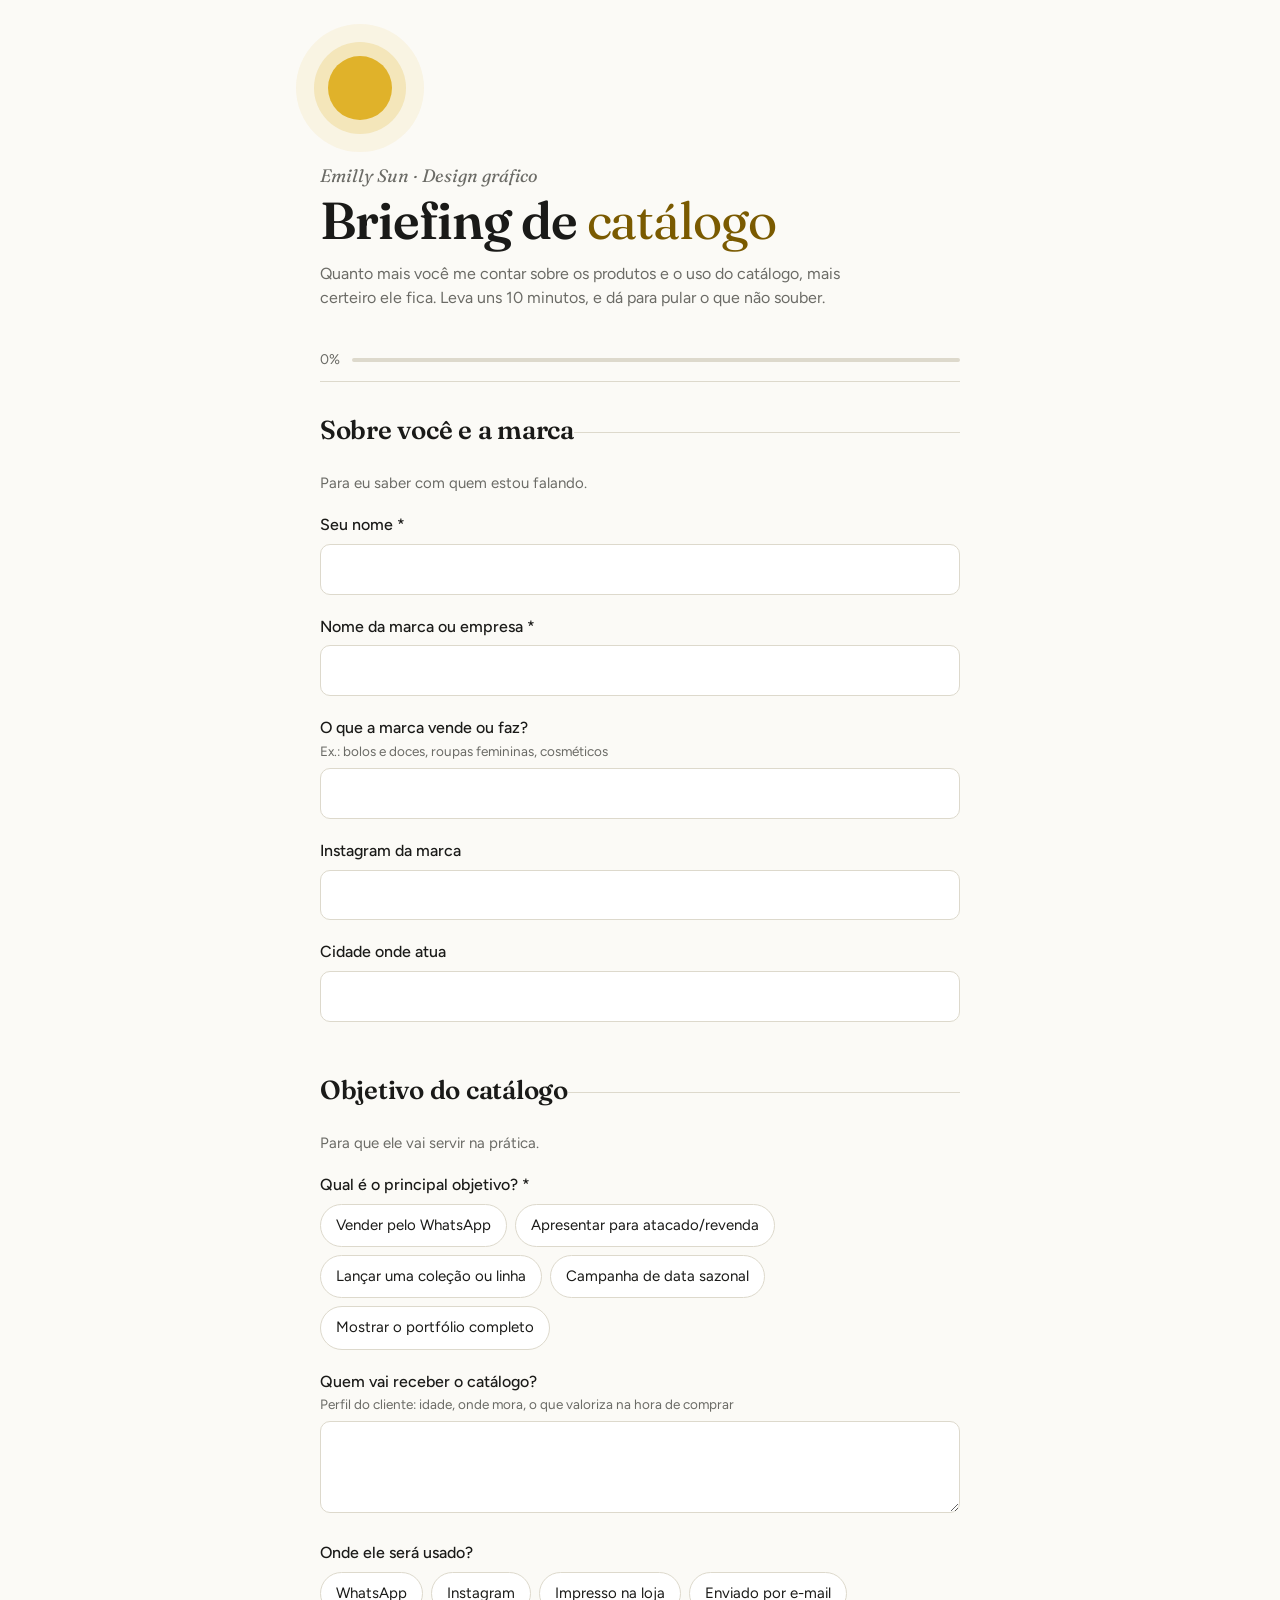
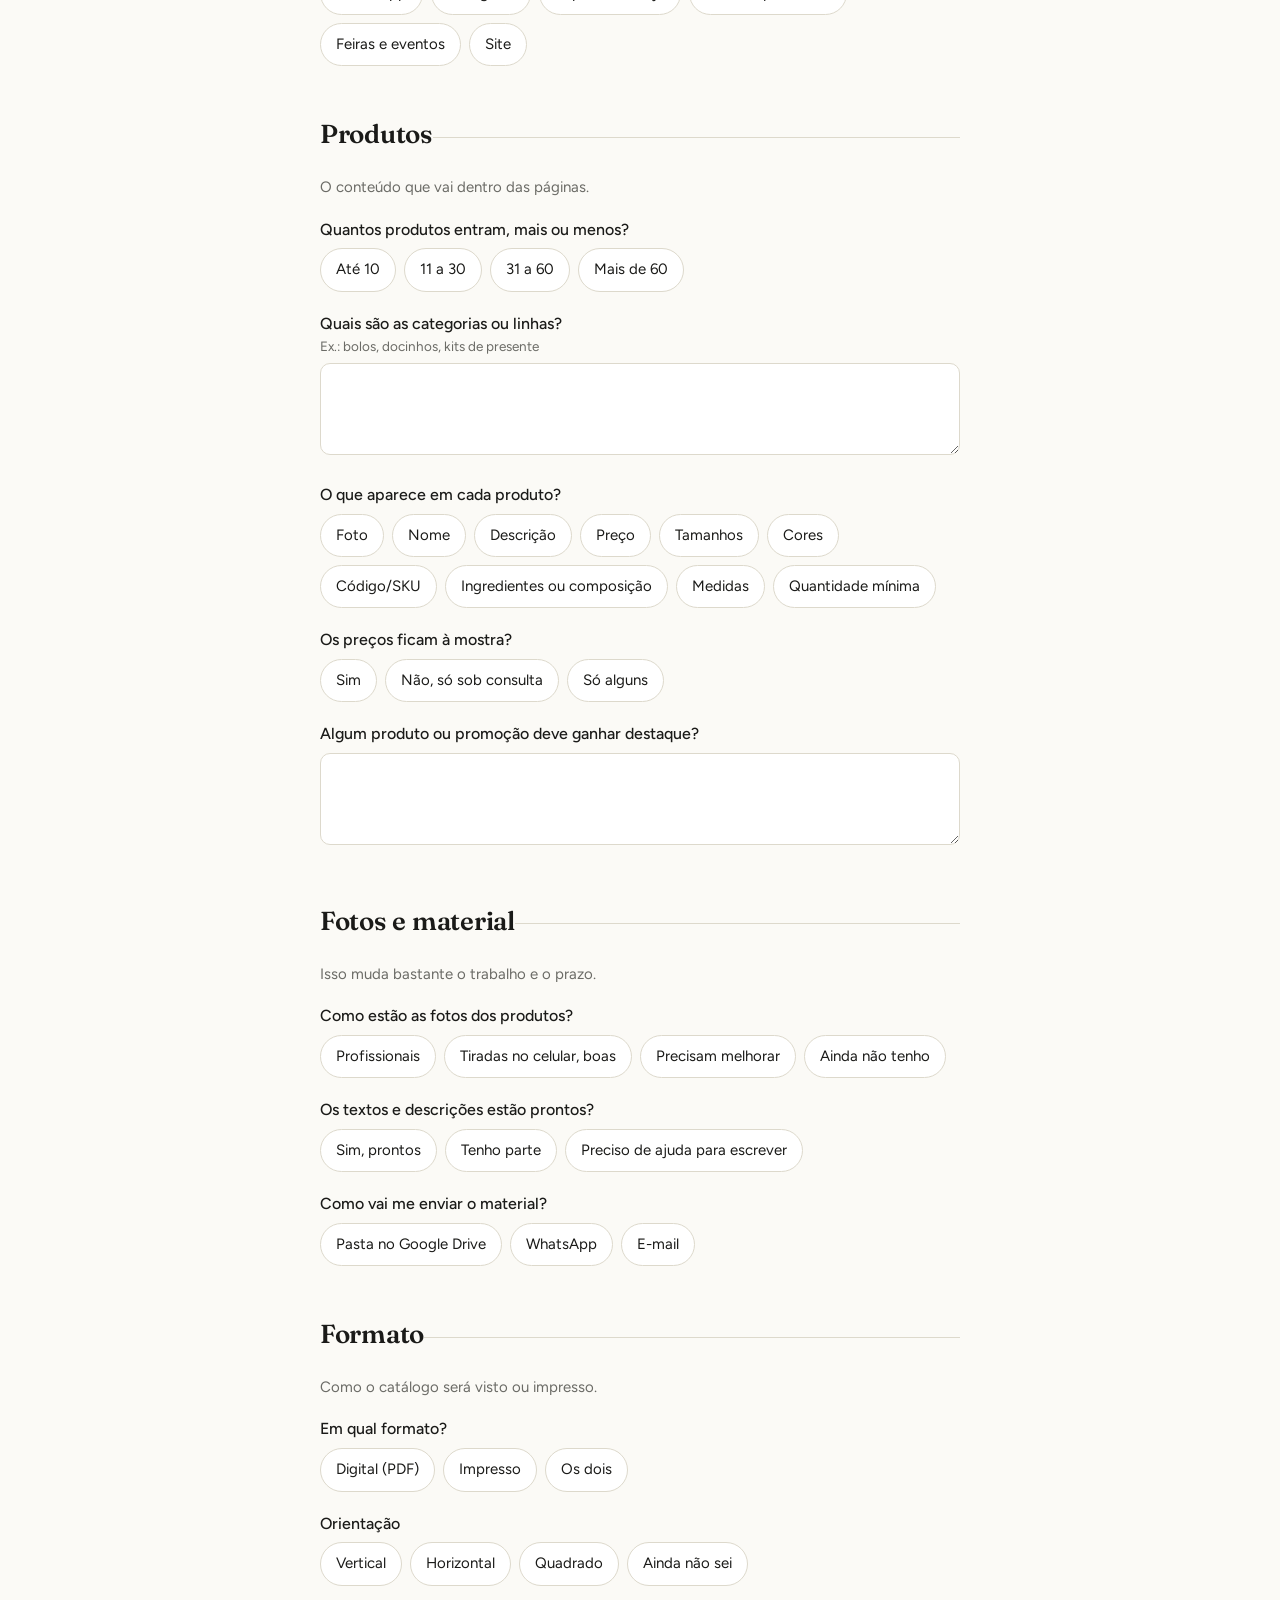
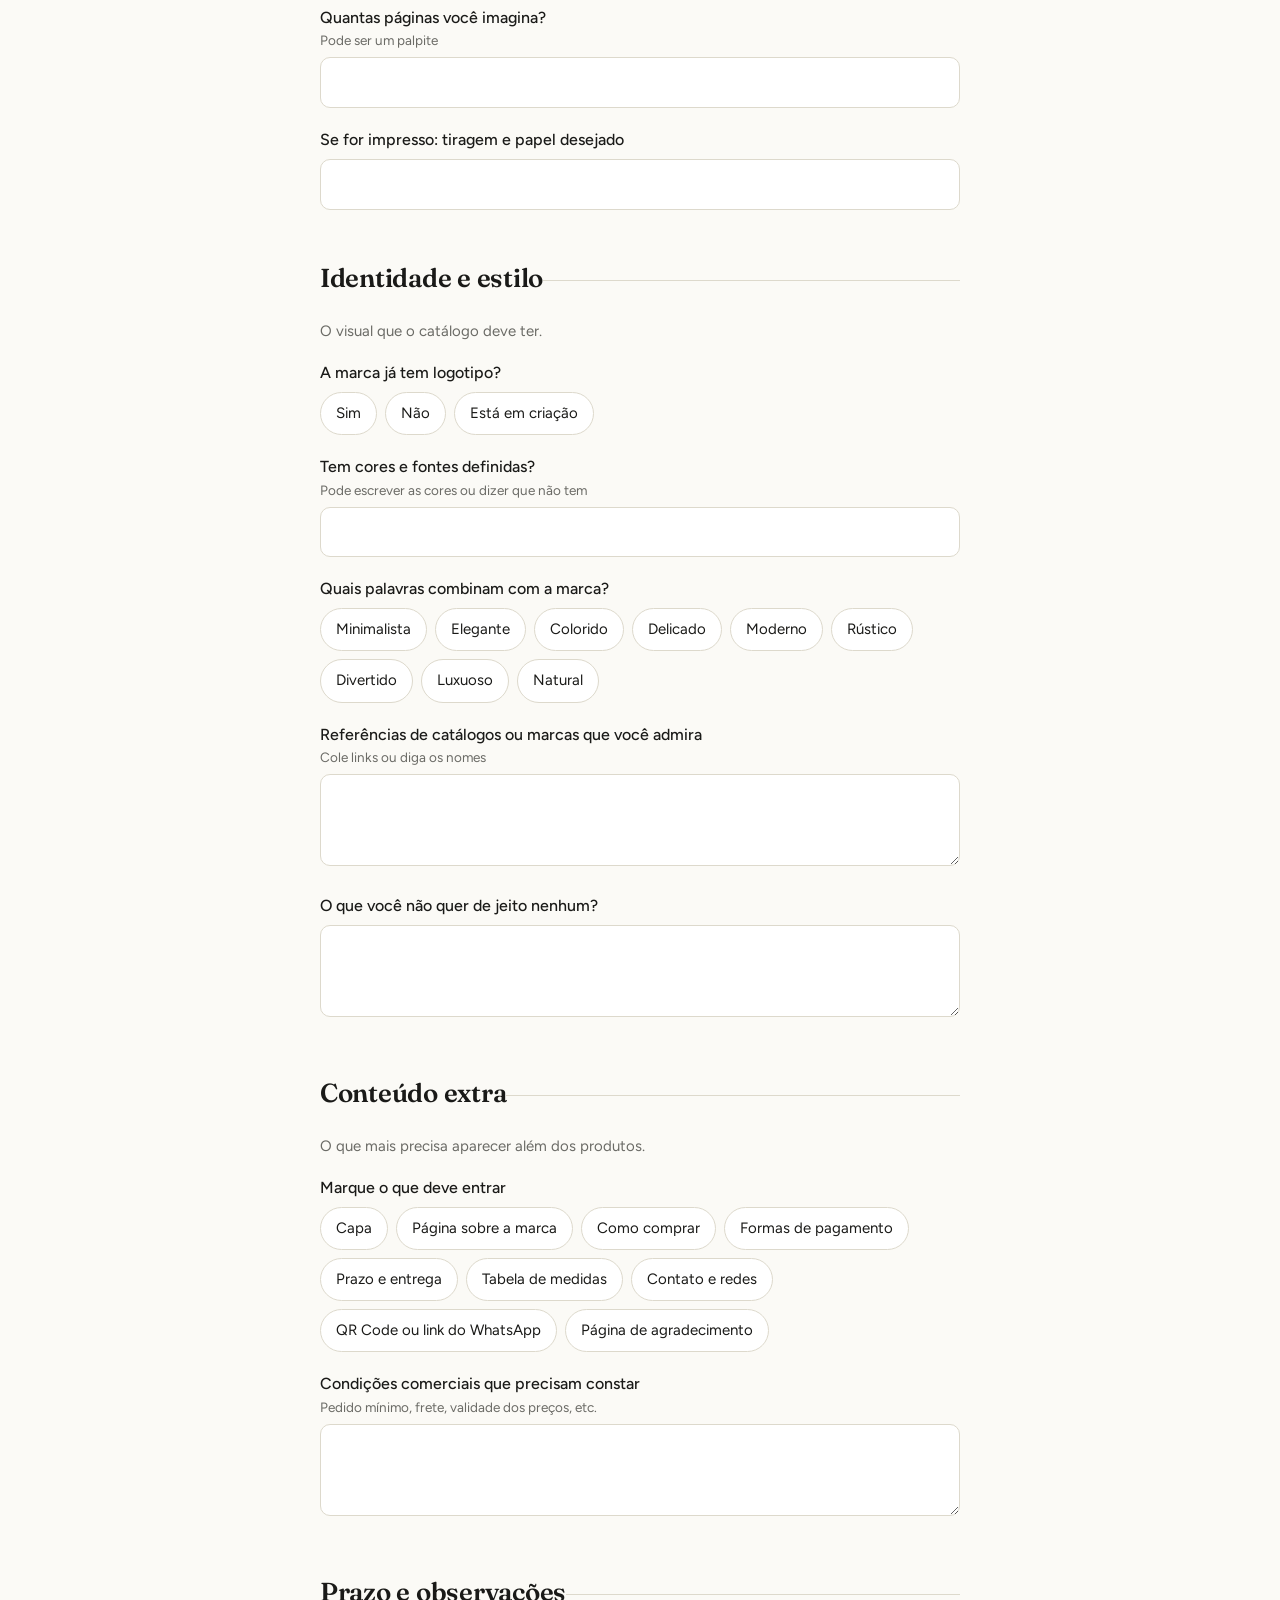
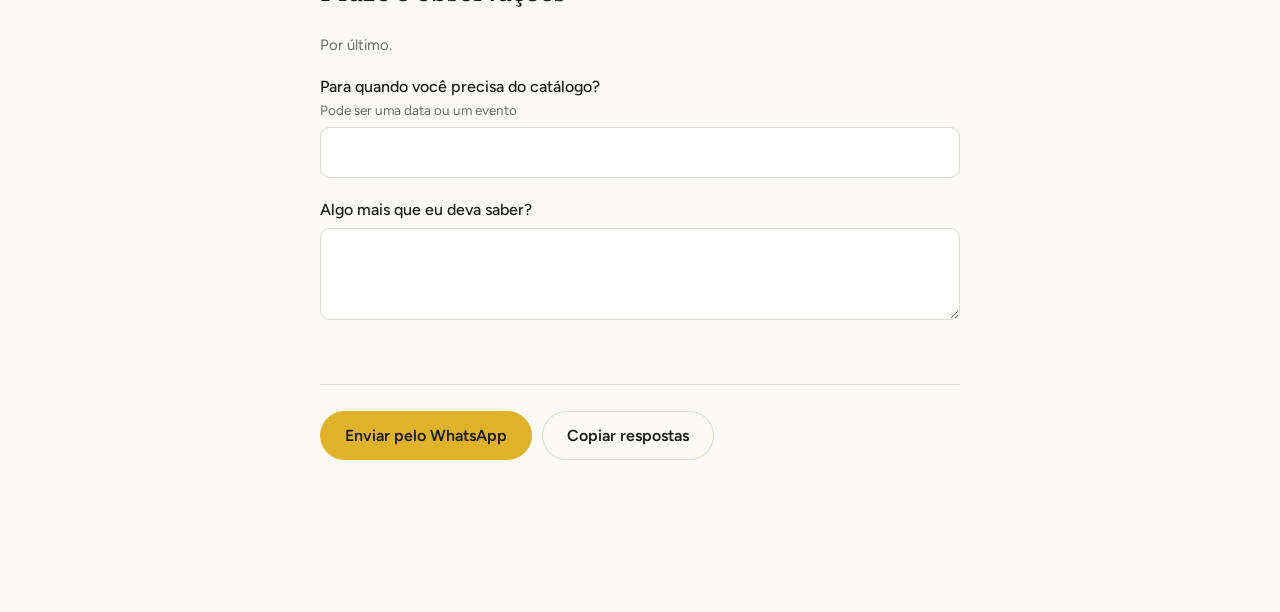
<file: briefing catalogo.html>
<!DOCTYPE html>
<html lang="pt-BR">
<head>
<meta charset="utf-8">
<meta name="viewport" content="width=device-width, initial-scale=1, viewport-fit=cover">
<title>Briefing de catálogo — Emilly Sun</title>
<link href="https://fonts.googleapis.com/css2?family=Fraunces:opsz,wght@9..144,400;9..144,600&family=Figtree:wght@400;500;600&display=swap" rel="stylesheet">
<style>
:root{--bg:#FBFAF6;--surf:#fff;--ink:#1A1A18;--mute:#6B6B66;--line:#DDD9CC;--sun:#E0B22A;--sun-ink:#7A5A00;--on-sun:#1A1A18;box-sizing:border-box;padding-top:env(safe-area-inset-top,0px);padding-bottom:env(safe-area-inset-bottom,0px)}
@media (prefers-color-scheme:dark){:root:not([data-theme="light"]){--bg:#0C0C0B;--surf:#161614;--ink:#F3F1EA;--mute:#A6A397;--line:#2E2D29;--sun-ink:#E0B22A}}
:root[data-theme="dark"]{--bg:#0C0C0B;--surf:#161614;--ink:#F3F1EA;--mute:#A6A397;--line:#2E2D29;--sun-ink:#E0B22A}
html{scroll-padding-top:env(safe-area-inset-top,0px)}
*{box-sizing:border-box}
body{margin:0;background:var(--bg);color:var(--ink);font:400 16px/1.55 Figtree,system-ui,sans-serif}
.wrap{max-width:680px;margin:0 auto;padding:0 20px 120px}
header{padding:56px 0 28px}
.sun{width:64px;height:64px;border-radius:50%;background:var(--sun);box-shadow:0 0 0 14px color-mix(in srgb,var(--sun) 22%,transparent),0 0 0 32px color-mix(in srgb,var(--sun) 9%,transparent);margin:0 0 44px 8px}
.by{font:italic 400 18px Fraunces,Georgia,serif;color:var(--mute);margin:0 0 6px}
h1{font:600 clamp(34px,8vw,52px)/1.05 Fraunces,Georgia,serif;margin:0 0 14px;letter-spacing:-.02em}
h1 span{font-weight:400;color:var(--sun-ink)}
.lead{color:var(--mute);margin:0;max-width:52ch}
.bar{position:sticky;top:env(safe-area-inset-top,0px);z-index:5;background:var(--bg);padding:10px 0;border-bottom:1px solid var(--line);display:flex;align-items:center;gap:12px;font-size:14px;color:var(--mute)}
.track{flex:1;height:4px;background:var(--line);border-radius:4px;overflow:hidden}
.fill{height:100%;width:0;background:var(--sun);transition:width .3s}
fieldset{border:0;border-top:1px solid var(--line);margin:34px 0 0;padding:22px 0 0;min-width:0}
legend{font:600 26px/1.15 Fraunces,Georgia,serif;padding:0 0 4px;letter-spacing:-.01em}
.sub{color:var(--mute);margin:0 0 18px;font-size:15px}
.f{margin:0 0 20px}
label.t,.q{display:block;font-weight:500;margin:0 0 6px}
.h{display:block;color:var(--mute);font-size:13.5px;font-weight:400}
input[type=text],textarea{width:100%;font:inherit;color:var(--ink);background:var(--surf);border:1px solid var(--line);border-radius:10px;padding:12px 14px}
textarea{min-height:92px;resize:vertical}
input:focus-visible,textarea:focus-visible,button:focus-visible,.o:has(input:focus-visible){outline:2px solid var(--sun);outline-offset:2px}
.os{display:flex;flex-wrap:wrap;gap:8px}
.o{position:relative}
.o input{position:absolute;opacity:0;inset:0;cursor:pointer;margin:0}
.o span{display:block;padding:9px 15px;border:1px solid var(--line);border-radius:999px;background:var(--surf);font-size:15px}
.o input:checked+span{background:var(--sun);border-color:var(--sun);color:var(--on-sun);font-weight:600}
.err{color:#C0392B;font-size:14px;margin:6px 0 0;display:none}
.bad .err{display:block}.bad input[type=text],.bad textarea{border-color:#C0392B}
.send{margin-top:36px;border-top:1px solid var(--line);padding-top:26px}
button{font:600 16px Figtree,system-ui,sans-serif;border-radius:999px;padding:14px 24px;cursor:pointer;border:1px solid var(--ink);background:var(--ink);color:var(--bg)}
button.go{background:var(--sun);border-color:var(--sun);color:var(--on-sun)}
button.ghost{background:transparent;color:var(--ink);border-color:var(--line)}
.row{display:flex;flex-wrap:wrap;gap:10px}
#msg{color:var(--mute);font-size:14px;margin:12px 0 0;min-height:20px}
@media (prefers-reduced-motion:reduce){.fill{transition:none}}
</style>
</head>
<body>
<div class="wrap">
<header>
  <div class="sun" aria-hidden="true"></div>
  <p class="by">Emilly Sun · Design gráfico</p>
  <h1>Briefing de <span>catálogo</span></h1>
  <p class="lead">Quanto mais você me contar sobre os produtos e o uso do catálogo, mais certeiro ele fica. Leva uns 10 minutos, e dá para pular o que não souber.</p>
</header>
<div class="bar"><span id="pc">0%</span><div class="track"><div class="fill" id="fl"></div></div></div>
<form id="form" novalidate></form>
<div class="send">
  <div class="row">
    <button type="button" class="go" id="wa">Enviar pelo WhatsApp</button>
    <button type="button" class="ghost" id="cp">Copiar respostas</button>
  </div>
  <p id="msg" role="status"></p>
</div>
</div>
<script>
var WA="5567992032259";
var S=[
{t:"Sobre você e a marca",s:"Para eu saber com quem estou falando.",f:[
 ["nome","Seu nome","text",null,"",1],
 ["marca","Nome da marca ou empresa","text",null,"",1],
 ["seg","O que a marca vende ou faz?","text",null,"Ex.: bolos e doces, roupas femininas, cosméticos"],
 ["insta","Instagram da marca","text"],
 ["cidade","Cidade onde atua","text"]]},
{t:"Objetivo do catálogo",s:"Para que ele vai servir na prática.",f:[
 ["obj","Qual é o principal objetivo?","single",["Vender pelo WhatsApp","Apresentar para atacado/revenda","Lançar uma coleção ou linha","Campanha de data sazonal","Mostrar o portfólio completo"],"",1],
 ["pub","Quem vai receber o catálogo?","area",null,"Perfil do cliente: idade, onde mora, o que valoriza na hora de comprar"],
 ["uso","Onde ele será usado?","multi",["WhatsApp","Instagram","Impresso na loja","Enviado por e-mail","Feiras e eventos","Site"]]]},
{t:"Produtos",s:"O conteúdo que vai dentro das páginas.",f:[
 ["qtd","Quantos produtos entram, mais ou menos?","single",["Até 10","11 a 30","31 a 60","Mais de 60"]],
 ["cat","Quais são as categorias ou linhas?","area",null,"Ex.: bolos, docinhos, kits de presente"],
 ["info","O que aparece em cada produto?","multi",["Foto","Nome","Descrição","Preço","Tamanhos","Cores","Código/SKU","Ingredientes ou composição","Medidas","Quantidade mínima"]],
 ["preco","Os preços ficam à mostra?","single",["Sim","Não, só sob consulta","Só alguns"]],
 ["dest","Algum produto ou promoção deve ganhar destaque?","area"]]},
{t:"Fotos e material",s:"Isso muda bastante o trabalho e o prazo.",f:[
 ["fotos","Como estão as fotos dos produtos?","single",["Profissionais","Tiradas no celular, boas","Precisam melhorar","Ainda não tenho"]],
 ["textos","Os textos e descrições estão prontos?","single",["Sim, prontos","Tenho parte","Preciso de ajuda para escrever"]],
 ["entrega","Como vai me enviar o material?","single",["Pasta no Google Drive","WhatsApp","E-mail"]]]},
{t:"Formato",s:"Como o catálogo será visto ou impresso.",f:[
 ["fmt","Em qual formato?","single",["Digital (PDF)","Impresso","Os dois"]],
 ["ori","Orientação","single",["Vertical","Horizontal","Quadrado","Ainda não sei"]],
 ["pag","Quantas páginas você imagina?","text",null,"Pode ser um palpite"],
 ["tir","Se for impresso: tiragem e papel desejado","text"]]},
{t:"Identidade e estilo",s:"O visual que o catálogo deve ter.",f:[
 ["logo","A marca já tem logotipo?","single",["Sim","Não","Está em criação"]],
 ["paleta","Tem cores e fontes definidas?","text",null,"Pode escrever as cores ou dizer que não tem"],
 ["estilo","Quais palavras combinam com a marca?","multi",["Minimalista","Elegante","Colorido","Delicado","Moderno","Rústico","Divertido","Luxuoso","Natural"]],
 ["ref","Referências de catálogos ou marcas que você admira","area",null,"Cole links ou diga os nomes"],
 ["nao","O que você não quer de jeito nenhum?","area"]]},
{t:"Conteúdo extra",s:"O que mais precisa aparecer além dos produtos.",f:[
 ["extra","Marque o que deve entrar","multi",["Capa","Página sobre a marca","Como comprar","Formas de pagamento","Prazo e entrega","Tabela de medidas","Contato e redes","QR Code ou link do WhatsApp","Página de agradecimento"]],
 ["cond","Condições comerciais que precisam constar","area",null,"Pedido mínimo, frete, validade dos preços, etc."]]},
{t:"Prazo e observações",s:"Por último.",f:[
 ["data","Para quando você precisa do catálogo?","text",null,"Pode ser uma data ou um evento"],
 ["obs","Algo mais que eu deva saber?","area"]]}
];
var form=document.getElementById("form"),all=[];
S.forEach(function(sec,si){
 var fs=document.createElement("fieldset"),h='<legend>'+sec.t+'</legend><p class="sub">'+sec.s+'</p>';
 sec.f.forEach(function(f){
  var id=f[0],ty=f[2],op=f[3],hint=f[4]?'<span class="h">'+f[4]+'</span>':'',req=f[5],r=req?' *':'';
  all.push({id:id,l:f[1],ty:ty,sec:sec.t,req:req});
  h+='<div class="f" data-id="'+id+'">';
  if(ty=="text")h+='<label class="t" for="'+id+'">'+f[1]+r+hint+'</label><input type="text" id="'+id+'" autocomplete="off">';
  else if(ty=="area")h+='<label class="t" for="'+id+'">'+f[1]+r+hint+'</label><textarea id="'+id+'"></textarea>';
  else{var k=ty=="single"?"radio":"checkbox";
   h+='<div class="q" id="q-'+id+'">'+f[1]+r+hint+'</div><div class="os" role="group" aria-labelledby="q-'+id+'">';
   op.forEach(function(o){h+='<label class="o"><input type="'+k+'" name="'+id+'" value="'+o+'"><span>'+o+'</span></label>'});
   h+='</div>';}
  h+='<p class="err">Preencha este campo para continuar.</p></div>';
 });
 fs.innerHTML=h;form.appendChild(fs);
});
function val(f){
 if(f.ty=="text"||f.ty=="area")return document.getElementById(f.id).value.trim();
 return Array.prototype.map.call(form.querySelectorAll('input[name="'+f.id+'"]:checked'),function(x){return x.value}).join(", ");
}
function prog(){
 var n=0;all.forEach(function(f){if(val(f))n++});
 var p=Math.round(n/all.length*100);
 document.getElementById("pc").textContent=p+"%";document.getElementById("fl").style.width=p+"%";
}
form.addEventListener("input",prog);form.addEventListener("change",prog);
function build(){
 var out="*BRIEFING DE CATÁLOGO*\n",cur="";
 all.forEach(function(f){var v=val(f);if(!v)return;
  if(f.sec!=cur){cur=f.sec;out+="\n*"+cur+"*\n"}
  out+="• "+f.l+": "+v+"\n"});
 return out.trim();
}
function check(){
 var ok=true,first=null;
 all.forEach(function(f){if(!f.req)return;
  var d=form.querySelector('[data-id="'+f.id+'"]'),bad=!val(f);
  d.classList.toggle("bad",bad);if(bad){ok=false;if(!first)first=d}});
 if(first)first.scrollIntoView({behavior:"smooth",block:"center"});
 return ok;
}
var msg=document.getElementById("msg");
document.getElementById("wa").onclick=function(){
 if(!check()){msg.textContent="Faltam campos obrigatórios (marcados com *).";return}
 msg.textContent="Abrindo o WhatsApp com as suas respostas.";
 window.open("https://wa.me/"+WA+"?text="+encodeURIComponent(build()),"_blank");
};
document.getElementById("cp").onclick=function(){
 var t=build();
 try{navigator.clipboard.writeText(t).then(function(){msg.textContent="Respostas copiadas."},function(){msg.textContent="Não consegui copiar. Use o botão do WhatsApp."})}
 catch(e){msg.textContent="Não consegui copiar. Use o botão do WhatsApp."}
};
</script>
</body>
</html>
</file>
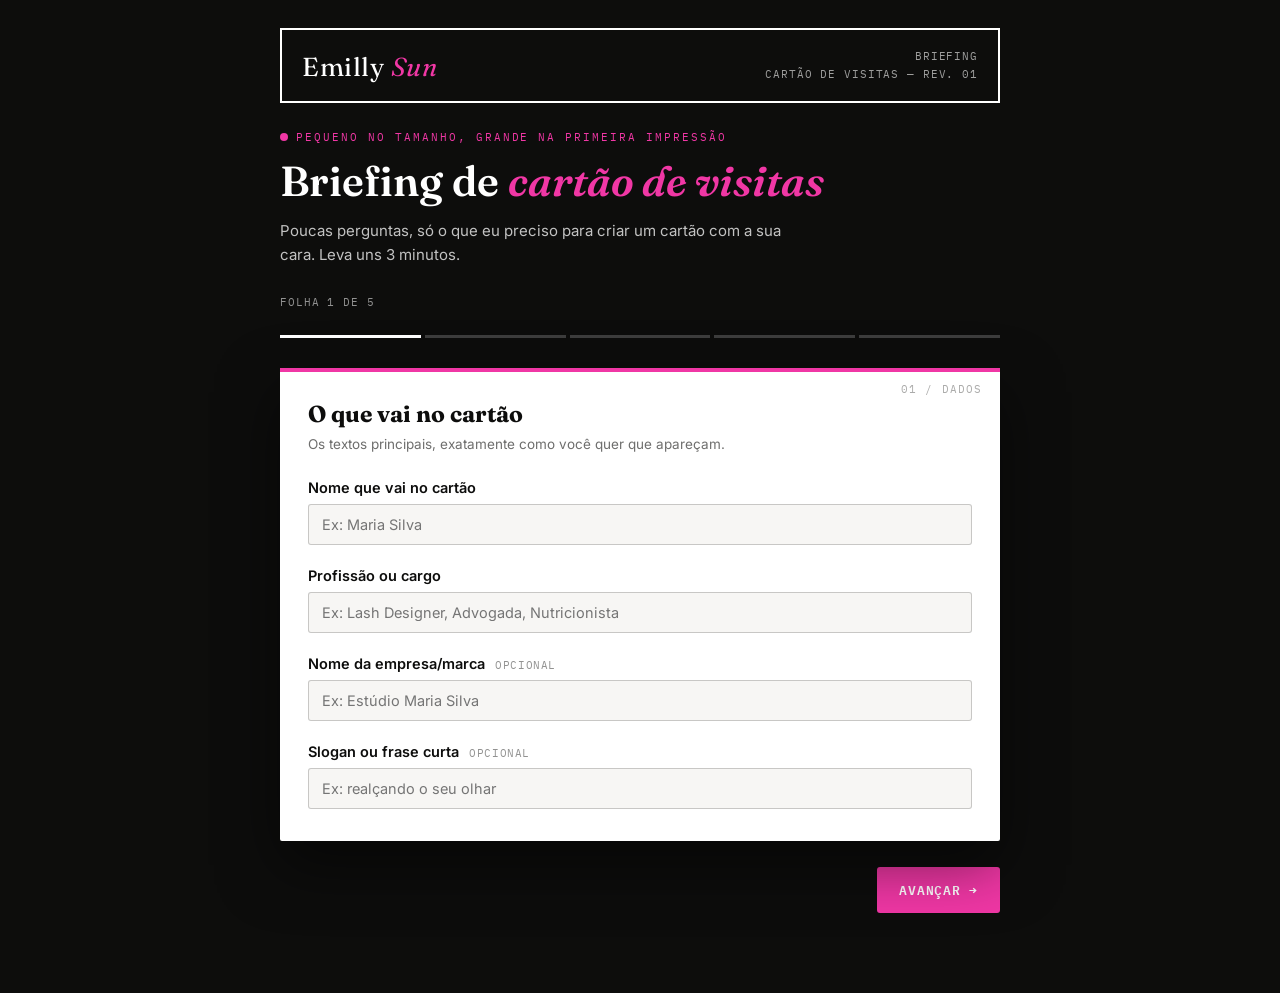
<file: briefing-cartao-de-visita.html>
<!DOCTYPE html>
<html lang="pt-BR">
<head>
<meta charset="UTF-8">
<meta name="viewport" content="width=device-width, initial-scale=1, viewport-fit=cover">
<title>Briefing — Cartão de Visitas | Emilly Sun</title>
<link rel="preconnect" href="https://fonts.googleapis.com">
<link rel="preconnect" href="https://fonts.gstatic.com" crossorigin>
<link href="https://fonts.googleapis.com/css2?family=Fraunces:opsz,wght@9..144,300;9..144,500;9..144,600;9..144,700&family=IBM+Plex+Mono:wght@400;500&family=Inter:wght@400;500;600&display=swap" rel="stylesheet">
<style>
  :root{
    --ink: #0D0D0C;
    --white: #FFFFFF;
    --paper: #F7F6F4;
    --pink: #F037A5;
    --pink-soft: #FBD3EB;
    --font-display: 'Fraunces', serif;
    --font-mono: 'IBM Plex Mono', monospace;
    --font-body: 'Inter', sans-serif;
  }
  *{box-sizing:border-box;}
  html{background:#0D0D0C;padding-top:env(safe-area-inset-top,0px);padding-bottom:env(safe-area-inset-bottom,0px);}
  body{margin:0;}
  html{scroll-behavior:smooth;}

  body{
    font-family: var(--font-body);
    background: var(--ink);
    color: var(--white);
    min-height:100vh;
  }

  .wrap{
    max-width: 760px;
    margin: 0 auto;
    padding: 28px 20px 80px;
  }

  .sheet-header{
    border: 2px solid var(--white);
    padding: 18px 20px;
    margin-bottom: 22px;
    display:flex;
    justify-content:space-between;
    align-items:flex-end;
    gap: 16px;
    flex-wrap: wrap;
  }
  .sheet-header .brand{
    font-family: var(--font-display);
    font-size: 26px;
    letter-spacing: 0.5px;
  }
  .sheet-header .brand span{ color: var(--pink); font-style: italic; }
  .sheet-meta{
    font-family: var(--font-mono);
    font-size: 11px;
    color: rgba(255,255,255,0.6);
    text-align:right;
    line-height:1.6;
    text-transform: uppercase;
    letter-spacing: 0.08em;
  }

  .title-block{ margin-bottom: 28px; }
  .eyebrow{
    display:inline-flex;
    align-items:center;
    gap:8px;
    font-family: var(--font-mono);
    font-size: 11px;
    letter-spacing: 0.18em;
    text-transform: uppercase;
    color: var(--pink);
    margin-bottom: 14px;
  }
  .eyebrow::before{
    content:'';
    width: 8px; height: 8px;
    background: var(--pink);
    border-radius: 50%;
    display:inline-block;
  }
  h1{
    font-family: var(--font-display);
    font-weight: 600;
    font-size: clamp(28px, 5vw, 42px);
    line-height: 1.1;
    margin: 0 0 12px;
  }
  h1 em{ color: var(--pink); font-style: italic; }
  .sub{
    color: rgba(255,255,255,0.75);
    font-size: 15px;
    line-height: 1.6;
    max-width: 56ch;
  }

  .ruler{ display:flex; gap: 4px; margin: 26px 0 30px; }
  .tick{
    flex:1;
    height: 3px;
    background: rgba(255,255,255,0.2);
    transition: background 0.3s ease;
  }
  .tick.done{ background: var(--pink); }
  .tick.current{ background: var(--white); }
  .ruler-label{
    font-family: var(--font-mono);
    font-size: 11px;
    color: rgba(255,255,255,0.55);
    text-transform: uppercase;
    letter-spacing: 0.08em;
    margin-bottom: 8px;
  }

  .card{
    background: var(--white);
    color: var(--ink);
    border-radius: 2px;
    padding: 32px 28px;
    position: relative;
    box-shadow: 0 24px 60px rgba(0,0,0,0.5);
  }
  .card::before{
    content: attr(data-folha);
    position: absolute;
    top: 14px; right: 18px;
    font-family: var(--font-mono);
    font-size: 11px;
    color: rgba(13,13,12,0.35);
    letter-spacing: 0.1em;
  }
  .card::after{
    content:'';
    position:absolute;
    top: 0; left: 0;
    width: 100%; height: 4px;
    background: var(--pink);
  }
  .step-title{
    font-family: var(--font-display);
    font-size: 23px;
    font-weight: 700;
    margin: 0 0 6px;
  }
  .step-hint{
    font-size: 13.5px;
    color: rgba(13,13,12,0.6);
    margin: 0 0 24px;
    line-height: 1.5;
  }

  .field{ margin-bottom: 22px; }
  .field:last-child{ margin-bottom: 0; }
  label.q{
    display:block;
    font-weight: 600;
    font-size: 14.5px;
    margin-bottom: 8px;
  }
  label.q .opt{
    font-weight: 400;
    font-family: var(--font-mono);
    font-size: 10.5px;
    color: rgba(13,13,12,0.45);
    text-transform: uppercase;
    letter-spacing: 0.06em;
    margin-left: 6px;
  }
  input[type="text"], textarea{
    width: 100%;
    font-family: var(--font-body);
    font-size: 14.5px;
    padding: 11px 13px;
    border: 1.5px solid rgba(13,13,12,0.2);
    background: var(--paper);
    border-radius: 3px;
    color: var(--ink);
    resize: vertical;
  }
  input[type="text"]:focus, textarea:focus{
    outline: none;
    border-color: var(--pink);
    box-shadow: 0 0 0 3px rgba(240,55,165,0.15);
  }
  textarea{ min-height: 78px; line-height: 1.5; }

  .pills{ display:flex; flex-wrap: wrap; gap: 8px; }
  .pill{
    font-family: var(--font-mono);
    font-size: 12.5px;
    padding: 9px 14px;
    border: 1.5px solid rgba(13,13,12,0.25);
    border-radius: 999px;
    cursor: pointer;
    user-select: none;
    background: var(--paper);
    transition: all 0.15s ease;
  }
  .pill:hover{ border-color: var(--ink); }
  .pill.selected{
    background: var(--ink);
    color: var(--pink-soft);
    border-color: var(--ink);
  }
  .pill.accent.selected{
    background: var(--pink);
    color: var(--white);
    border-color: var(--pink);
  }

  .nav{
    display:flex;
    justify-content: space-between;
    align-items:center;
    margin-top: 26px;
  }
  button{
    font-family: var(--font-mono);
    font-size: 12.5px;
    letter-spacing: 0.06em;
    text-transform: uppercase;
    padding: 12px 22px;
    border-radius: 3px;
    border: none;
    cursor: pointer;
    transition: transform 0.12s ease, opacity 0.12s ease;
  }
  button:active{ transform: scale(0.97); }
  .btn-next{ background: var(--pink); color: var(--white); font-weight: 600; }
  .btn-next:hover{ opacity: 0.88; }
  .btn-back{ background: transparent; color: rgba(255,255,255,0.7); border: 1.5px solid rgba(255,255,255,0.35); }
  .btn-back:hover{ color: var(--white); border-color: rgba(255,255,255,0.6); }
  .btn-back[disabled]{ opacity: 0; pointer-events: none; }

  .summary h2{
    font-family: var(--font-display);
    font-size: 24px;
    margin: 0 0 4px;
  }
  .summary .ok-tag{
    display:inline-flex;
    align-items:center;
    gap:6px;
    font-family: var(--font-mono);
    font-size: 11px;
    color: var(--pink);
    text-transform: uppercase;
    letter-spacing: 0.08em;
    margin-bottom: 18px;
  }
  .summary-block{
    background: var(--paper);
    border: 1px dashed rgba(13,13,12,0.3);
    border-radius: 3px;
    padding: 16px 18px;
    font-family: var(--font-mono);
    font-size: 12.5px;
    line-height: 1.7;
    white-space: pre-wrap;
    max-height: 340px;
    overflow-y: auto;
    color: rgba(13,13,12,0.85);
  }
  .summary-actions{ display:flex; gap: 10px; margin-top: 18px; flex-wrap: wrap; }
  .btn-copy{ background: var(--ink); color: var(--pink-soft); }
  .btn-copy:hover{ opacity: 0.9; }
  .btn-wa{ background: var(--pink); color: var(--white); font-weight: 600; }
  .btn-wa:hover{ opacity: 0.88; }
  .copied-msg{
    font-family: var(--font-mono);
    font-size: 11.5px;
    color: var(--pink);
    margin-top: 10px;
    opacity: 0;
    transition: opacity 0.2s ease;
  }
  .copied-msg.show{ opacity: 1; }

  @media (max-width: 480px){
    .card{ padding: 24px 18px; }
    .sheet-header{ padding: 14px; }
  }
</style>
</head>
<body>

<div class="wrap">

  <div class="sheet-header">
    <div class="brand">Emilly <span>Sun</span></div>
    <div class="sheet-meta">Briefing<br>Cartão de Visitas — Rev. 01</div>
  </div>

  <div class="title-block">
    <div class="eyebrow">Pequeno no tamanho, grande na primeira impressão</div>
    <h1>Briefing de <em>cartão de visitas</em></h1>
    <p class="sub">Poucas perguntas, só o que eu preciso para criar um cartão com a sua cara. Leva uns 3 minutos.</p>
  </div>

  <div class="ruler-label" id="rulerLabel">Folha 1 de 5</div>
  <div class="ruler" id="ruler"></div>

  <form id="briefForm">

    <!-- FOLHA 1 — DADOS -->
    <div class="card step" data-folha="01 / DADOS" data-step="0">
      <div class="step-title">O que vai no cartão</div>
      <p class="step-hint">Os textos principais, exatamente como você quer que apareçam.</p>

      <div class="field">
        <label class="q">Nome que vai no cartão</label>
        <input type="text" name="nome" placeholder="Ex: Maria Silva">
      </div>

      <div class="field">
        <label class="q">Profissão ou cargo</label>
        <input type="text" name="cargo" placeholder="Ex: Lash Designer, Advogada, Nutricionista">
      </div>

      <div class="field">
        <label class="q">Nome da empresa/marca <span class="opt">opcional</span></label>
        <input type="text" name="empresa" placeholder="Ex: Estúdio Maria Silva">
      </div>

      <div class="field">
        <label class="q">Slogan ou frase curta <span class="opt">opcional</span></label>
        <input type="text" name="slogan" placeholder="Ex: realçando o seu olhar">
      </div>
    </div>

    <!-- FOLHA 2 — CONTATO -->
    <div class="card step" data-folha="02 / CONTATO" data-step="1" style="display:none">
      <div class="step-title">Informações de contato</div>
      <p class="step-hint">Coloque só o que você quer que o cliente use de verdade.</p>

      <div class="field">
        <label class="q">WhatsApp / telefone</label>
        <input type="text" name="telefone" placeholder="Ex: (17) 99999-9999">
      </div>

      <div class="field">
        <label class="q">E-mail <span class="opt">opcional</span></label>
        <input type="text" name="email" placeholder="Ex: contato@seudominio.com.br">
      </div>

      <div class="field">
        <label class="q">Instagram e/ou site <span class="opt">opcional</span></label>
        <input type="text" name="redes" placeholder="Ex: @seuperfil · www.seusite.com.br">
      </div>

      <div class="field">
        <label class="q">Endereço <span class="opt">só se atende em local físico</span></label>
        <input type="text" name="endereco" placeholder="Ex: Rua das Flores, 123 — Centro, Rio Preto/SP">
      </div>

      <div class="field">
        <label class="q">Quer um QR Code no cartão?</label>
        <div class="pills" data-name="qrcode">
          <div class="pill">Sim, para o WhatsApp</div>
          <div class="pill">Sim, para o Instagram</div>
          <div class="pill">Sim, para o site</div>
          <div class="pill">Não precisa</div>
        </div>
      </div>
    </div>

    <!-- FOLHA 3 — VISUAL -->
    <div class="card step" data-folha="03 / VISUAL" data-step="2" style="display:none">
      <div class="step-title">Visual do cartão</div>
      <p class="step-hint">Para eu acertar o estilo logo de primeira.</p>

      <div class="field">
        <label class="q">Você já tem logo ou identidade visual?</label>
        <div class="pills" data-name="logo">
          <div class="pill">Tenho logo e cores definidas</div>
          <div class="pill">Tenho só o logo</div>
          <div class="pill">Ainda não tenho nada</div>
        </div>
      </div>

      <div class="field">
        <label class="q">Estilo que combina com você <span class="opt">até 2</span></label>
        <div class="pills" data-name="estilo" data-max="2">
          <div class="pill">Minimalista</div>
          <div class="pill">Elegante / premium</div>
          <div class="pill">Divertido / colorido</div>
          <div class="pill">Moderno / ousado</div>
          <div class="pill">Delicado / feminino</div>
          <div class="pill">Clássico / sóbrio</div>
        </div>
      </div>

      <div class="field">
        <label class="q">Cores que gostaria de usar — ou EVITAR</label>
        <input type="text" name="cores" placeholder="Ex: tons de verde e dourado, evitar vermelho">
      </div>

      <div class="field">
        <label class="q">Tem algum cartão ou marca que você admira? <span class="opt">opcional</span></label>
        <input type="text" name="referencia" placeholder="Ex: gosto de cartões simples, só com tipografia">
      </div>
    </div>

    <!-- FOLHA 4 — FORMATO E PRAZO -->
    <div class="card step" data-folha="04 / FORMATO" data-step="3" style="display:none">
      <div class="step-title">Formato e prazo</div>
      <p class="step-hint">Últimos detalhes para fechar o projeto.</p>

      <div class="field">
        <label class="q">Como será usado?</label>
        <div class="pills" data-name="uso">
          <div class="pill">Impresso</div>
          <div class="pill">Digital (enviar pelo WhatsApp)</div>
          <div class="pill">Os dois</div>
        </div>
      </div>

      <div class="field">
        <label class="q">Formato</label>
        <div class="pills" data-name="formato">
          <div class="pill">Horizontal (o clássico)</div>
          <div class="pill">Vertical</div>
          <div class="pill">Quadrado</div>
          <div class="pill">Não sei, me indique</div>
        </div>
      </div>

      <div class="field">
        <label class="q">Frente e verso?</label>
        <div class="pills" data-name="faces">
          <div class="pill">Só frente</div>
          <div class="pill">Frente e verso</div>
        </div>
      </div>

      <div class="field">
        <label class="q">Prazo desejado <span class="opt">opcional</span></label>
        <input type="text" name="prazo" placeholder="Ex: sem urgência / preciso até o dia 20">
      </div>

      <div class="field">
        <label class="q">Seu nome e melhor contato <span class="opt">para eu te responder</span></label>
        <input type="text" name="contato" placeholder="Ex: Maria Silva — (17) 99999-9999">
      </div>
    </div>

    <!-- FOLHA 5 — RESUMO -->
    <div class="card step summary" data-folha="05 / RESUMO" data-step="4" style="display:none">
      <div class="ok-tag">● Briefing concluído</div>
      <h2>Confira e envie</h2>
      <p class="step-hint">Confira suas respostas e toque em enviar: o WhatsApp abre com tudo preenchido, é só confirmar o envio para eu começar a criar o seu cartão.</p>
      <div class="summary-block" id="summaryText"></div>
      <div class="summary-actions">
        <button type="button" class="btn-wa" id="waBtn">Enviar por WhatsApp →</button>
        <button type="button" class="btn-copy" id="copyBtn">Copiar respostas</button>
      </div>
      <div class="copied-msg" id="copiedMsg">✓ Copiado! Agora é só colar na conversa comigo.</div>
    </div>

    <div class="nav" id="navRow">
      <button type="button" class="btn-back" id="backBtn">← Voltar</button>
      <button type="button" class="btn-next" id="nextBtn">Avançar →</button>
    </div>

  </form>

</div>

<script>
(function(){
  // Número do WhatsApp (somente dígitos, com 55 + DDD)
  var WHATSAPP = "5567992032259";
  var steps = Array.from(document.querySelectorAll('.step'));
  var total = steps.length;
  var current = 0;

  var ruler = document.getElementById('ruler');
  for(var i=0;i<total;i++){
    var t = document.createElement('div');
    t.className = 'tick';
    ruler.appendChild(t);
  }
  var ticks = Array.from(ruler.children);

  var rulerLabel = document.getElementById('rulerLabel');
  var backBtn = document.getElementById('backBtn');
  var nextBtn = document.getElementById('nextBtn');
  var navRow = document.getElementById('navRow');

  var pillState = {};

  document.querySelectorAll('.pills').forEach(function(group){
    var name = group.getAttribute('data-name');
    var max = parseInt(group.getAttribute('data-max') || '1', 10);
    var hasMax = group.hasAttribute('data-max');
    pillState[name] = new Set();
    var pills = Array.from(group.children);
    pills.forEach(function(pill){
      pill.classList.add('accent');
      pill.addEventListener('click', function(){
        var label = pill.textContent;
        if(!hasMax){
          pills.forEach(function(p){ p.classList.remove('selected'); });
          pillState[name].clear();
          pill.classList.add('selected');
          pillState[name].add(label);
        } else if(pill.classList.contains('selected')){
          pill.classList.remove('selected');
          pillState[name].delete(label);
        } else {
          if(pillState[name].size >= max){ return; }
          pill.classList.add('selected');
          pillState[name].add(label);
        }
      });
    });
  });

  function showStep(idx){
    steps.forEach(function(s, i){ s.style.display = (i===idx) ? 'block' : 'none'; });
    rulerLabel.textContent = 'Folha ' + (idx+1) + ' de ' + total;
    ticks.forEach(function(t, i){
      t.classList.toggle('done', i < idx);
      t.classList.toggle('current', i === idx);
    });
    backBtn.disabled = (idx === 0);
    if(idx === total - 1){
      navRow.style.display = 'none';
      buildSummary();
    } else {
      navRow.style.display = 'flex';
      nextBtn.textContent = (idx === total - 2) ? 'Concluir →' : 'Avançar →';
    }
    window.scrollTo({top:0, behavior:'smooth'});
  }

  nextBtn.addEventListener('click', function(){
    if(current < total - 1){ current++; showStep(current); }
  });
  backBtn.addEventListener('click', function(){
    if(current > 0){ current--; showStep(current); }
  });

  var fieldMap = {
    nome: 'Nome no cartão',
    cargo: 'Profissão/cargo',
    empresa: 'Empresa/marca',
    slogan: 'Slogan',
    telefone: 'WhatsApp/telefone',
    email: 'E-mail',
    redes: 'Instagram/site',
    endereco: 'Endereço',
    cores: 'Cores desejadas/evitar',
    referencia: 'Referência',
    prazo: 'Prazo desejado',
    contato: 'Nome e contato'
  };
  var pillMap = {
    qrcode: 'QR Code',
    logo: 'Logo/identidade',
    estilo: 'Estilo visual',
    uso: 'Uso',
    formato: 'Formato',
    faces: 'Frente e verso'
  };

  function buildSummary(){
    var lines = [];
    lines.push('BRIEFING — CARTÃO DE VISITAS');
    lines.push('Emilly Sun · ' + new Date().toLocaleDateString('pt-BR'));
    lines.push('————————————————————');

    document.querySelectorAll('input[type="text"], textarea').forEach(function(el){
      var val = el.value.trim();
      if(val){ lines.push((fieldMap[el.name] || el.name) + ': ' + val); }
    });

    Object.keys(pillState).forEach(function(name){
      var vals = Array.from(pillState[name]);
      if(vals.length){ lines.push((pillMap[name] || name) + ': ' + vals.join(', ')); }
    });

    document.getElementById('summaryText').textContent = lines.join('\n');
  }

  document.getElementById('copyBtn').addEventListener('click', function(){
    var text = document.getElementById('summaryText').textContent;
    function ok(){
      var msg = document.getElementById('copiedMsg');
      msg.classList.add('show');
      setTimeout(function(){ msg.classList.remove('show'); }, 3000);
    }
    function fallback(){
      var ta = document.createElement('textarea');
      ta.value = text; ta.style.position='fixed'; ta.style.opacity='0';
      document.body.appendChild(ta); ta.select();
      try{ document.execCommand('copy'); ok(); }catch(e){}
      document.body.removeChild(ta);
    }
    if(navigator.clipboard && navigator.clipboard.writeText){
      navigator.clipboard.writeText(text).then(ok, fallback);
    } else { fallback(); }
  });

  document.getElementById('waBtn').addEventListener('click', function(){
    var text = document.getElementById('summaryText').textContent;
    window.open('https://wa.me/' + WHATSAPP + '?text=' + encodeURIComponent(text), '_blank');
  });

  showStep(0);
})();
</script>

</body>
</html>
</file>
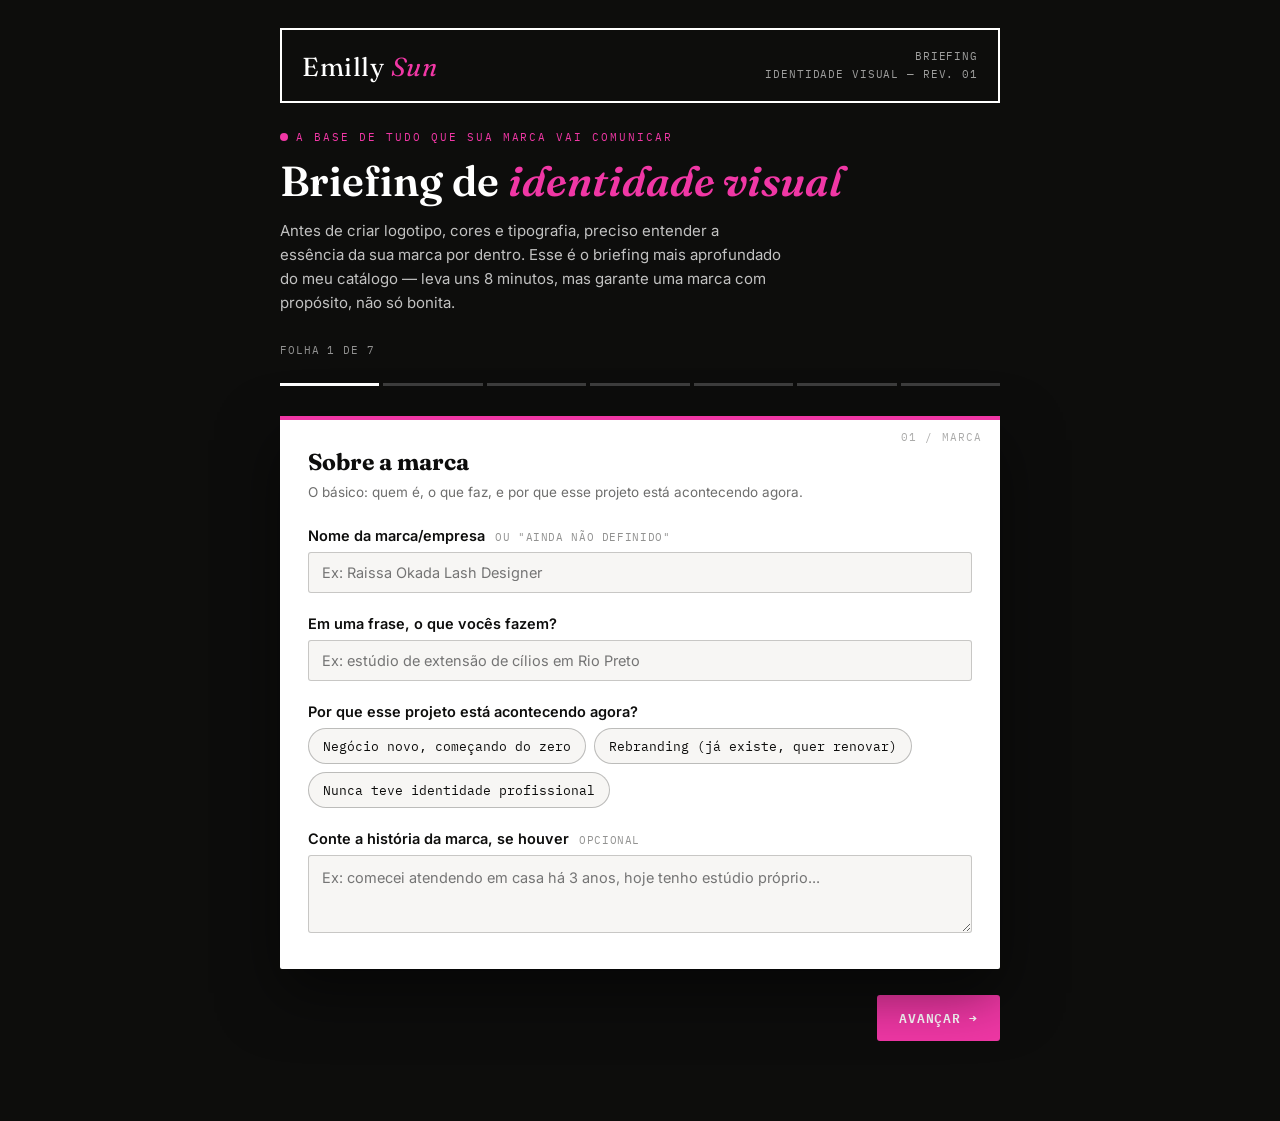
<file: briefing-identidade-visual.html>
<!DOCTYPE html>
<html lang="pt-BR">
<head>
<meta charset="UTF-8">
<meta name="viewport" content="width=device-width, initial-scale=1, viewport-fit=cover">
<title>Briefing — Identidade Visual | Emilly Sun</title>
<link rel="preconnect" href="https://fonts.googleapis.com">
<link rel="preconnect" href="https://fonts.gstatic.com" crossorigin>
<link href="https://fonts.googleapis.com/css2?family=Fraunces:opsz,wght@9..144,300;9..144,500;9..144,600;9..144,700&family=IBM+Plex+Mono:wght@400;500&family=Inter:wght@400;500;600&display=swap" rel="stylesheet">
<style>
  :root{
    --ink: #0D0D0C;
    --white: #FFFFFF;
    --paper: #F7F6F4;
    --pink: #F037A5;
    --pink-soft: #FBD3EB;
    --font-display: 'Fraunces', serif;
    --font-mono: 'IBM Plex Mono', monospace;
    --font-body: 'Inter', sans-serif;
  }
  *{box-sizing:border-box;}
  html{background:#0D0D0C;padding-top:env(safe-area-inset-top,0px);padding-bottom:env(safe-area-inset-bottom,0px);}
  body{margin:0;}
  html{scroll-behavior:smooth;}

  body{
    font-family: var(--font-body);
    background: var(--ink);
    color: var(--white);
    min-height:100vh;
  }

  .wrap{
    max-width: 760px;
    margin: 0 auto;
    padding: 28px 20px 80px;
  }

  .sheet-header{
    border: 2px solid var(--white);
    padding: 18px 20px;
    margin-bottom: 22px;
    display:flex;
    justify-content:space-between;
    align-items:flex-end;
    gap: 16px;
    flex-wrap: wrap;
  }
  .sheet-header .brand{
    font-family: var(--font-display);
    font-size: 26px;
    letter-spacing: 0.5px;
  }
  .sheet-header .brand span{ color: var(--pink); font-style: italic; }
  .sheet-meta{
    font-family: var(--font-mono);
    font-size: 11px;
    color: rgba(255,255,255,0.6);
    text-align:right;
    line-height:1.6;
    text-transform: uppercase;
    letter-spacing: 0.08em;
  }

  .title-block{ margin-bottom: 28px; }
  .eyebrow{
    display:inline-flex;
    align-items:center;
    gap:8px;
    font-family: var(--font-mono);
    font-size: 11px;
    letter-spacing: 0.18em;
    text-transform: uppercase;
    color: var(--pink);
    margin-bottom: 14px;
  }
  .eyebrow::before{
    content:'';
    width: 8px; height: 8px;
    background: var(--pink);
    border-radius: 50%;
    display:inline-block;
  }
  h1{
    font-family: var(--font-display);
    font-weight: 600;
    font-size: clamp(28px, 5vw, 42px);
    line-height: 1.1;
    margin: 0 0 12px;
  }
  h1 em{ color: var(--pink); font-style: italic; }
  .sub{
    color: rgba(255,255,255,0.75);
    font-size: 15px;
    line-height: 1.6;
    max-width: 56ch;
  }

  .ruler{ display:flex; gap: 4px; margin: 26px 0 30px; }
  .tick{
    flex:1;
    height: 3px;
    background: rgba(255,255,255,0.2);
    transition: background 0.3s ease;
  }
  .tick.done{ background: var(--pink); }
  .tick.current{ background: var(--white); }
  .ruler-label{
    font-family: var(--font-mono);
    font-size: 11px;
    color: rgba(255,255,255,0.55);
    text-transform: uppercase;
    letter-spacing: 0.08em;
    margin-bottom: 8px;
  }

  .card{
    background: var(--white);
    color: var(--ink);
    border-radius: 2px;
    padding: 32px 28px;
    position: relative;
    box-shadow: 0 24px 60px rgba(0,0,0,0.5);
  }
  .card::before{
    content: attr(data-folha);
    position: absolute;
    top: 14px; right: 18px;
    font-family: var(--font-mono);
    font-size: 11px;
    color: rgba(13,13,12,0.35);
    letter-spacing: 0.1em;
  }
  .card::after{
    content:'';
    position:absolute;
    top: 0; left: 0;
    width: 100%; height: 4px;
    background: var(--pink);
  }
  .step-title{
    font-family: var(--font-display);
    font-size: 23px;
    font-weight: 700;
    margin: 0 0 6px;
  }
  .step-hint{
    font-size: 13.5px;
    color: rgba(13,13,12,0.6);
    margin: 0 0 24px;
    line-height: 1.5;
  }

  .field{ margin-bottom: 22px; }
  .field:last-child{ margin-bottom: 0; }
  label.q{
    display:block;
    font-weight: 600;
    font-size: 14.5px;
    margin-bottom: 8px;
  }
  label.q .opt{
    font-weight: 400;
    font-family: var(--font-mono);
    font-size: 10.5px;
    color: rgba(13,13,12,0.45);
    text-transform: uppercase;
    letter-spacing: 0.06em;
    margin-left: 6px;
  }
  input[type="text"], textarea{
    width: 100%;
    font-family: var(--font-body);
    font-size: 14.5px;
    padding: 11px 13px;
    border: 1.5px solid rgba(13,13,12,0.2);
    background: var(--paper);
    border-radius: 3px;
    color: var(--ink);
    resize: vertical;
  }
  input[type="text"]:focus, textarea:focus{
    outline: none;
    border-color: var(--pink);
    box-shadow: 0 0 0 3px rgba(240,55,165,0.15);
  }
  textarea{ min-height: 78px; line-height: 1.5; }

  .pills{ display:flex; flex-wrap: wrap; gap: 8px; }
  .pill{
    font-family: var(--font-mono);
    font-size: 12.5px;
    padding: 9px 14px;
    border: 1.5px solid rgba(13,13,12,0.25);
    border-radius: 999px;
    cursor: pointer;
    user-select: none;
    background: var(--paper);
    transition: all 0.15s ease;
  }
  .pill:hover{ border-color: var(--ink); }
  .pill.selected{
    background: var(--ink);
    color: var(--pink-soft);
    border-color: var(--ink);
  }
  .pill.accent.selected{
    background: var(--pink);
    color: var(--white);
    border-color: var(--pink);
  }

  .nav{
    display:flex;
    justify-content: space-between;
    align-items:center;
    margin-top: 26px;
  }
  button{
    font-family: var(--font-mono);
    font-size: 12.5px;
    letter-spacing: 0.06em;
    text-transform: uppercase;
    padding: 12px 22px;
    border-radius: 3px;
    border: none;
    cursor: pointer;
    transition: transform 0.12s ease, opacity 0.12s ease;
  }
  button:active{ transform: scale(0.97); }
  .btn-next{ background: var(--pink); color: var(--white); font-weight: 600; }
  .btn-next:hover{ opacity: 0.88; }
  .btn-back{ background: transparent; color: rgba(255,255,255,0.7); border: 1.5px solid rgba(255,255,255,0.35); }
  .btn-back:hover{ color: var(--white); border-color: rgba(255,255,255,0.6); }
  .btn-back[disabled]{ opacity: 0; pointer-events: none; }

  .summary h2{
    font-family: var(--font-display);
    font-size: 24px;
    margin: 0 0 4px;
  }
  .summary .ok-tag{
    display:inline-flex;
    align-items:center;
    gap:6px;
    font-family: var(--font-mono);
    font-size: 11px;
    color: var(--pink);
    text-transform: uppercase;
    letter-spacing: 0.08em;
    margin-bottom: 18px;
  }
  .summary-block{
    background: var(--paper);
    border: 1px dashed rgba(13,13,12,0.3);
    border-radius: 3px;
    padding: 16px 18px;
    font-family: var(--font-mono);
    font-size: 12.5px;
    line-height: 1.7;
    white-space: pre-wrap;
    max-height: 340px;
    overflow-y: auto;
    color: rgba(13,13,12,0.85);
  }
  .summary-actions{ display:flex; gap: 10px; margin-top: 18px; flex-wrap: wrap; }
  .btn-copy{ background: var(--ink); color: var(--pink-soft); }
  .btn-copy:hover{ opacity: 0.9; }
  .btn-wa{ background: var(--pink); color: var(--white); font-weight: 600; }
  .btn-wa:hover{ opacity: 0.88; }
  .copied-msg{
    font-family: var(--font-mono);
    font-size: 11.5px;
    color: var(--pink);
    margin-top: 10px;
    opacity: 0;
    transition: opacity 0.2s ease;
  }
  .copied-msg.show{ opacity: 1; }

  @media (max-width: 480px){
    .card{ padding: 24px 18px; }
    .sheet-header{ padding: 14px; }
  }
</style>
</head>
<body>

<div class="wrap">

  <div class="sheet-header">
    <div class="brand">Emilly <span>Sun</span></div>
    <div class="sheet-meta">Briefing<br>Identidade Visual — Rev. 01</div>
  </div>

  <div class="title-block">
    <div class="eyebrow">A base de tudo que sua marca vai comunicar</div>
    <h1>Briefing de <em>identidade visual</em></h1>
    <p class="sub">Antes de criar logotipo, cores e tipografia, preciso entender a essência da sua marca por dentro. Esse é o briefing mais aprofundado do meu catálogo — leva uns 8 minutos, mas garante uma marca com propósito, não só bonita.</p>
  </div>

  <div class="ruler-label" id="rulerLabel">Folha 1 de 7</div>
  <div class="ruler" id="ruler"></div>

  <form id="briefForm">

    <!-- FOLHA 1 — A MARCA -->
    <div class="card step" data-folha="01 / MARCA" data-step="0">
      <div class="step-title">Sobre a marca</div>
      <p class="step-hint">O básico: quem é, o que faz, e por que esse projeto está acontecendo agora.</p>

      <div class="field">
        <label class="q">Nome da marca/empresa <span class="opt">ou "ainda não definido"</span></label>
        <input type="text" name="marca" placeholder="Ex: Raissa Okada Lash Designer">
      </div>

      <div class="field">
        <label class="q">Em uma frase, o que vocês fazem?</label>
        <input type="text" name="oquefaz" placeholder="Ex: estúdio de extensão de cílios em Rio Preto">
      </div>

      <div class="field">
        <label class="q">Por que esse projeto está acontecendo agora?</label>
        <div class="pills" data-name="motivo">
          <div class="pill">Negócio novo, começando do zero</div>
          <div class="pill">Rebranding (já existe, quer renovar)</div>
          <div class="pill">Nunca teve identidade profissional</div>
        </div>
      </div>

      <div class="field">
        <label class="q">Conte a história da marca, se houver <span class="opt">opcional</span></label>
        <textarea name="historia" placeholder="Ex: comecei atendendo em casa há 3 anos, hoje tenho estúdio próprio..."></textarea>
      </div>
    </div>

    <!-- FOLHA 2 — POSICIONAMENTO -->
    <div class="card step" data-folha="02 / POSICIONAMENTO" data-step="1" style="display:none">
      <div class="step-title">Posicionamento e valores</div>
      <p class="step-hint">Isso é o que dá alma pro visual — sem isso, vira só "um logo bonito".</p>

      <div class="field">
        <label class="q">Se a marca fosse uma pessoa, como ela seria? <span class="opt">3 adjetivos</span></label>
        <input type="text" name="personalidade" placeholder="Ex: confiante, acolhedora, moderna">
      </div>

      <div class="field">
        <label class="q">Quais valores a marca não abre mão de transmitir?</label>
        <textarea name="valores" placeholder="Ex: qualidade, transparência, cuidado com o cliente"></textarea>
      </div>

      <div class="field">
        <label class="q">O que faz vocês diferentes da concorrência?</label>
        <textarea name="diferencial" placeholder="Ex: técnica exclusiva, atendimento personalizado, anos de experiência"></textarea>
      </div>

      <div class="field">
        <label class="q">Concorrentes ou marcas do mesmo segmento que você admira ou quer se diferenciar</label>
        <textarea name="concorrentes" placeholder="Ex: admiro a marca X pelo posicionamento premium"></textarea>
      </div>
    </div>

    <!-- FOLHA 3 — PÚBLICO -->
    <div class="card step" data-folha="03 / PÚBLICO" data-step="2" style="display:none">
      <div class="step-title">Público-alvo</div>
      <p class="step-hint">Pra quem essa marca está falando.</p>

      <div class="field">
        <label class="q">Quem é o cliente ideal dessa marca?</label>
        <textarea name="publico" placeholder="Ex: mulheres de 25-45 anos, classe B/C, que valorizam autocuidado"></textarea>
      </div>

      <div class="field">
        <label class="q">Onde essa marca vai aparecer no dia a dia?</label>
        <div class="pills" data-name="pontos_contato">
          <div class="pill">Redes sociais</div>
          <div class="pill">Loja física / fachada</div>
          <div class="pill">Site</div>
          <div class="pill">Papelaria (cartão, envelope)</div>
          <div class="pill">Embalagens de produto</div>
          <div class="pill">Uniforme</div>
        </div>
      </div>
    </div>

    <!-- FOLHA 4 — DIREÇÃO VISUAL -->
    <div class="card step" data-folha="04 / VISUAL" data-step="3" style="display:none">
      <div class="step-title">Direção visual</div>
      <p class="step-hint">O que já existe e para onde queremos ir com a estética da marca.</p>

      <div class="field">
        <label class="q">Já existe algum elemento visual pra seguir? <span class="opt">rascunho de logo, cores usadas antes</span></label>
        <div class="pills" data-name="ponto_partida">
          <div class="pill">Não tenho nada, é do zero</div>
          <div class="pill">Tenho um rascunho/referência solta</div>
          <div class="pill">Tenho um logo antigo pra evoluir</div>
        </div>
      </div>

      <div class="field">
        <label class="q">Estilo visual que combina com a marca <span class="opt">até 3</span></label>
        <div class="pills" data-name="estilo" data-max="3">
          <div class="pill">Minimalista</div>
          <div class="pill">Elegante / premium</div>
          <div class="pill">Divertido / descontraído</div>
          <div class="pill">Clássico / atemporal</div>
          <div class="pill">Moderno / ousado</div>
          <div class="pill">Artesanal / feito à mão</div>
          <div class="pill">Tecnológico / clean</div>
        </div>
      </div>

      <div class="field">
        <label class="q">Marcas (de qualquer segmento) cuja identidade visual você admira</label>
        <textarea name="referencias" placeholder="Ex: gosto da simplicidade da marca X, ou das cores da marca Y"></textarea>
      </div>

      <div class="field">
        <label class="q">Cores que gostaria de usar — ou EVITAR</label>
        <input type="text" name="cores" placeholder="Ex: gostaria de tons terrosos, evitar rosa (marca da concorrente usa)">
      </div>

      <div class="field">
        <label class="q">Algum símbolo, ícone ou elemento que represente a marca?</label>
        <input type="text" name="simbolos" placeholder="Ex: uma folha, uma estrela, iniciais do nome">
      </div>
    </div>

    <!-- FOLHA 5 — APLICAÇÕES -->
    <div class="card step" data-folha="05 / APLICAÇÕES" data-step="4" style="display:none">
      <div class="step-title">Aplicações necessárias</div>
      <p class="step-hint">O que precisa estar pronto no manual de marca, além do logo.</p>

      <div class="field">
        <label class="q">Quais aplicações a identidade precisa cobrir?</label>
        <div class="pills" data-name="aplicacoes">
          <div class="pill">Cartão de visita</div>
          <div class="pill">Papel timbrado / assinatura de e-mail</div>
          <div class="pill">Template para redes sociais</div>
          <div class="pill">Fachada / placa</div>
          <div class="pill">Embalagem de produto</div>
          <div class="pill">Uniforme</div>
          <div class="pill">Manual de marca completo</div>
        </div>
      </div>

      <div class="field">
        <label class="q">Alguma dessas aplicações tem prioridade ou urgência maior?</label>
        <input type="text" name="prioridade" placeholder="Ex: preciso do cartão de visita primeiro, pra um evento">
      </div>
    </div>

    <!-- FOLHA 6 — PRAZO -->
    <div class="card step" data-folha="06 / PRAZO" data-step="5" style="display:none">
      <div class="step-title">Prazo e contato</div>
      <p class="step-hint">Últimos dados pra eu organizar o cronograma do projeto.</p>

      <div class="field">
        <label class="q">Existe uma data-limite para o projeto estar pronto?</label>
        <input type="text" name="prazo" placeholder="Ex: sem urgência / preciso até o lançamento em outubro">
      </div>

      <div class="field">
        <label class="q">Seu nome e melhor contato <span class="opt">whatsapp ou e-mail</span></label>
        <input type="text" name="contato" placeholder="Ex: Maria Silva — (17) 99999-9999">
      </div>
    </div>

    <!-- FOLHA 7 — RESUMO -->
    <div class="card step summary" data-folha="07 / RESUMO" data-step="6" style="display:none">
      <div class="ok-tag">● Briefing concluído</div>
      <h2>Confira e envie</h2>
      <p class="step-hint">Confira suas respostas e toque em enviar: o WhatsApp abre com tudo preenchido, é só confirmar o envio para eu começar o estudo da sua marca.</p>
      <div class="summary-block" id="summaryText"></div>
      <div class="summary-actions">
        <button type="button" class="btn-wa" id="waBtn">Enviar por WhatsApp →</button>
        <button type="button" class="btn-copy" id="copyBtn">Copiar respostas</button>
      </div>
      <div class="copied-msg" id="copiedMsg">✓ Copiado! Agora é só colar na conversa comigo.</div>
    </div>

    <div class="nav" id="navRow">
      <button type="button" class="btn-back" id="backBtn">← Voltar</button>
      <button type="button" class="btn-next" id="nextBtn">Avançar →</button>
    </div>

  </form>

</div>

<script>
(function(){
  // Número do WhatsApp (somente dígitos, com 55 + DDD). Ex: "5517999999999"
  var WHATSAPP = "5567992032259";
  var steps = Array.from(document.querySelectorAll('.step'));
  var total = steps.length;
  var current = 0;

  var ruler = document.getElementById('ruler');
  for(var i=0;i<total;i++){
    var t = document.createElement('div');
    t.className = 'tick';
    ruler.appendChild(t);
  }
  var ticks = Array.from(ruler.children);

  var rulerLabel = document.getElementById('rulerLabel');
  var backBtn = document.getElementById('backBtn');
  var nextBtn = document.getElementById('nextBtn');
  var navRow = document.getElementById('navRow');

  var pillState = {};

  document.querySelectorAll('.pills').forEach(function(group){
    var name = group.getAttribute('data-name');
    var max = parseInt(group.getAttribute('data-max') || '1', 10);
    var isMulti = (name === 'pontos_contato' || name === 'aplicacoes');
    pillState[name] = new Set();
    var pills = Array.from(group.children);
    pills.forEach(function(pill){
      pill.classList.add('accent');
      pill.addEventListener('click', function(){
        var label = pill.textContent;
        var hasMax = group.hasAttribute('data-max');
        if(isMulti){
          if(pill.classList.contains('selected')){
            pill.classList.remove('selected');
            pillState[name].delete(label);
          } else {
            pill.classList.add('selected');
            pillState[name].add(label);
          }
        } else if(!hasMax){
          pills.forEach(function(p){ p.classList.remove('selected'); });
          pillState[name].clear();
          pill.classList.add('selected');
          pillState[name].add(label);
        } else {
          if(pill.classList.contains('selected')){
            pill.classList.remove('selected');
            pillState[name].delete(label);
          } else {
            if(pillState[name].size >= max){ return; }
            pill.classList.add('selected');
            pillState[name].add(label);
          }
        }
      });
    });
  });

  function showStep(idx){
    steps.forEach(function(s, i){ s.style.display = (i===idx) ? 'block' : 'none'; });
    rulerLabel.textContent = 'Folha ' + (idx+1) + ' de ' + total;
    ticks.forEach(function(t, i){
      t.classList.toggle('done', i < idx);
      t.classList.toggle('current', i === idx);
    });
    backBtn.disabled = (idx === 0);
    if(idx === total - 1){
      navRow.style.display = 'none';
      buildSummary();
    } else {
      navRow.style.display = 'flex';
      nextBtn.textContent = (idx === total - 2) ? 'Concluir →' : 'Avançar →';
    }
    window.scrollTo({top:0, behavior:'smooth'});
  }

  nextBtn.addEventListener('click', function(){
    if(current < total - 1){ current++; showStep(current); }
  });
  backBtn.addEventListener('click', function(){
    if(current > 0){ current--; showStep(current); }
  });

  function fieldLabel(name){
    var map = {
      marca: 'Marca/empresa',
      oquefaz: 'O que faz',
      historia: 'História da marca',
      personalidade: 'Personalidade da marca',
      valores: 'Valores',
      diferencial: 'Diferencial',
      concorrentes: 'Concorrentes/referências de mercado',
      publico: 'Público-alvo',
      referencias: 'Marcas de referência visual',
      cores: 'Cores desejadas/evitar',
      simbolos: 'Símbolos/elementos',
      prioridade: 'Aplicação prioritária',
      prazo: 'Prazo desejado',
      contato: 'Nome e contato'
    };
    return map[name] || name;
  }

  function pillLabel(name){
    var map = {
      motivo: 'Motivo do projeto',
      pontos_contato: 'Pontos de contato da marca',
      ponto_partida: 'Ponto de partida visual',
      estilo: 'Estilo visual desejado',
      aplicacoes: 'Aplicações necessárias'
    };
    return map[name] || name;
  }

  function buildSummary(){
    var lines = [];
    lines.push('BRIEFING — IDENTIDADE VISUAL');
    lines.push('Emilly Sun · ' + new Date().toLocaleDateString('pt-BR'));
    lines.push('————————————————————');

    document.querySelectorAll('input[type="text"], textarea').forEach(function(el){
      var val = el.value.trim();
      if(val){ lines.push(fieldLabel(el.name) + ': ' + val); }
    });

    Object.keys(pillState).forEach(function(name){
      var vals = Array.from(pillState[name]);
      if(vals.length){ lines.push(pillLabel(name) + ': ' + vals.join(', ')); }
    });

    document.getElementById('summaryText').textContent = lines.join('\n');
  }

  document.getElementById('copyBtn').addEventListener('click', function(){
    var text = document.getElementById('summaryText').textContent;
    function ok(){
      var msg = document.getElementById('copiedMsg');
      msg.classList.add('show');
      setTimeout(function(){ msg.classList.remove('show'); }, 3000);
    }
    function fallback(){
      var ta = document.createElement('textarea');
      ta.value = text; ta.style.position='fixed'; ta.style.opacity='0';
      document.body.appendChild(ta); ta.select();
      try{ document.execCommand('copy'); ok(); }catch(e){}
      document.body.removeChild(ta);
    }
    if(navigator.clipboard && navigator.clipboard.writeText){
      navigator.clipboard.writeText(text).then(ok, fallback);
    } else { fallback(); }
  });

  document.getElementById('waBtn').addEventListener('click', function(){
    var text = document.getElementById('summaryText').textContent;
    var url = 'https://wa.me/' + WHATSAPP + '?text=' + encodeURIComponent(text);
    window.open(url, '_blank');
  });

  showStep(0);
})();
</script>

</body>
</html>
</file>
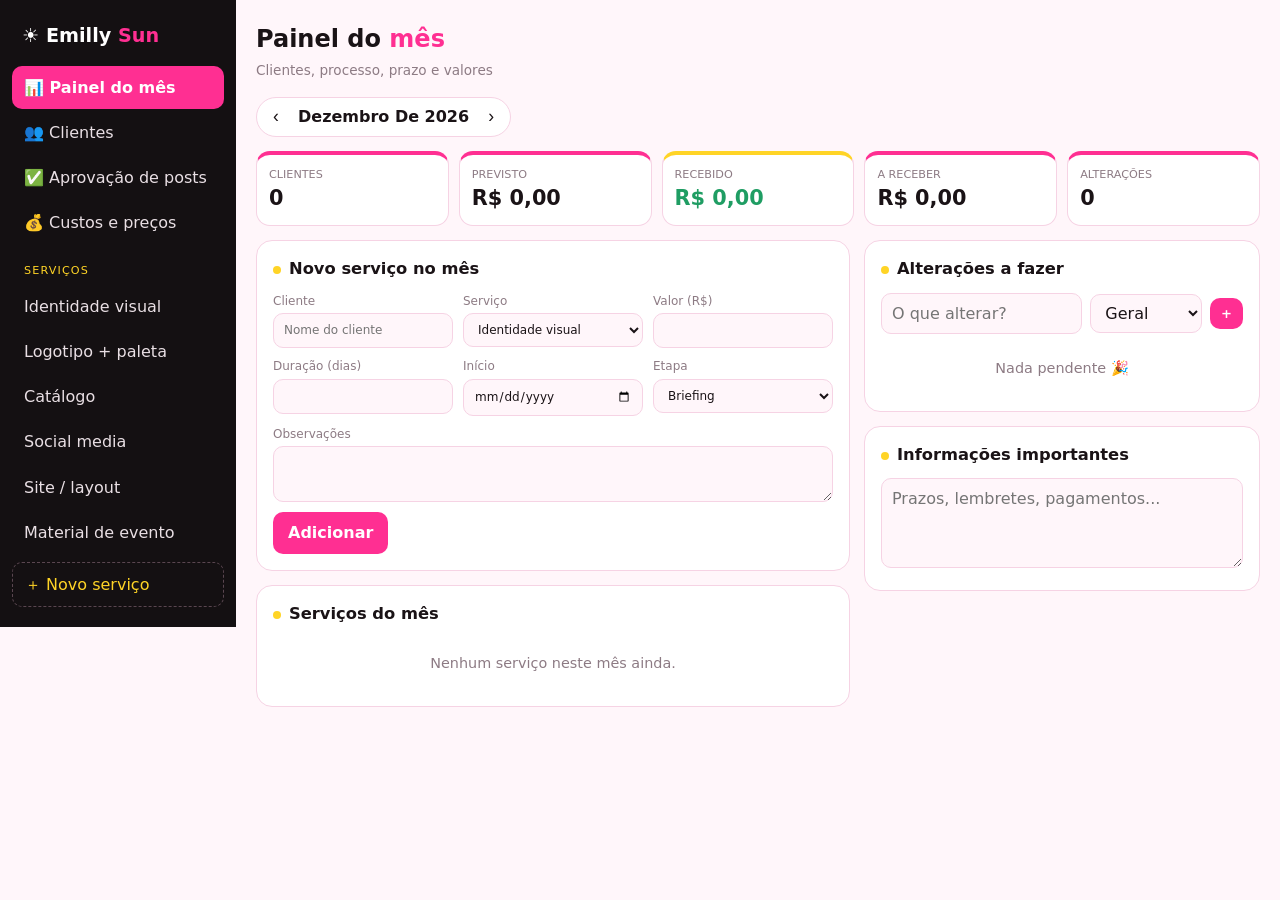
<file: sistema-emilly-sun.html>
<!DOCTYPE html>
<html lang="pt-BR">
<head>
<meta charset="utf-8">
<meta name="viewport" content="width=device-width, initial-scale=1, viewport-fit=cover">
<title>Emilly Sun · Sistema de Serviços</title>
<style>
:root{box-sizing:border-box;padding-top:env(safe-area-inset-top,0px);padding-bottom:env(safe-area-inset-bottom,0px);
--pk:#ff2f92;--pk2:#ff7ab8;--soft:#ffe3f0;--yl:#ffd426;--bk:#141012;--bg:#fff6fa;--card:#fff;--ink:#1a1316;--mute:#8d7b84;--line:#f6d3e4;--ok:#1f9d63}
@media (prefers-color-scheme:dark){:root:not([data-theme="light"]){--bg:#150e13;--card:#20161c;--ink:#fbeef4;--mute:#b79ca9;--line:#3b2631;--soft:#3a1828}}
:root[data-theme="dark"]{--bg:#150e13;--card:#20161c;--ink:#fbeef4;--mute:#b79ca9;--line:#3b2631;--soft:#3a1828}
html{scroll-padding-top:env(safe-area-inset-top,0px);height:100%}
*,*:before,*:after{box-sizing:inherit}
body{margin:0;background:var(--bg);color:var(--ink);font-family:system-ui,-apple-system,"Segoe UI",Roboto,sans-serif;line-height:1.45}
.app{display:flex;min-height:100%}
aside{width:236px;flex:none;background:var(--bk);color:#fff;padding:18px 12px;position:sticky;top:0;align-self:flex-start;max-height:100vh;overflow:auto}
.logo{font-size:1.2rem;font-weight:800;padding:4px 10px 16px}.logo b{color:var(--pk)}
.nb{display:block;width:100%;text-align:left;background:none;border:0;color:#e9dfe4;font:inherit;padding:10px 12px;border-radius:10px;cursor:pointer;margin-bottom:2px}
.nb:hover{background:#2a1f25}.nb.on{background:var(--pk);color:#fff;font-weight:700}
.nb.add{color:var(--yl);border:1px dashed #5a4650;margin-top:8px}
.sec{font-size:.7rem;letter-spacing:.1em;text-transform:uppercase;color:var(--yl);padding:16px 12px 6px}
main{flex:1;min-width:0;padding:22px 20px 60px;max-width:1100px}
@media(max-width:800px){.app{flex-direction:column}aside{width:100%;position:static;max-height:none;display:flex;gap:6px;overflow-x:auto;padding:10px}.logo,.sec{display:none}.nb{white-space:nowrap;width:auto;margin:0}}
h1{margin:0 0 4px;font-size:1.5rem}h1 em{font-style:normal;color:var(--pk)}
.sub{color:var(--mute);font-size:.85rem;margin-bottom:16px}
.card{background:var(--card);border:1px solid var(--line);border-radius:16px;padding:16px;margin-bottom:14px;min-width:0}
.card h2{margin:0 0 12px;font-size:1.02rem}
.card h2:before{content:"";display:inline-block;width:8px;height:8px;background:var(--yl);border-radius:50%;margin-right:8px}
.g2{display:grid;gap:14px;grid-template-columns:1fr}
@media(min-width:900px){.g2{grid-template-columns:3fr 2fr}}
.stats{display:grid;grid-template-columns:repeat(auto-fit,minmax(140px,1fr));gap:10px;margin-bottom:14px}
.stat{background:var(--card);border:1px solid var(--line);border-radius:14px;padding:12px;border-top:4px solid var(--pk)}
.stat:nth-child(3n){border-top-color:var(--yl)}.stat small{display:block;font-size:.7rem;color:var(--mute);text-transform:uppercase}.stat strong{font-size:1.3rem}
.f{display:grid;grid-template-columns:repeat(auto-fit,minmax(150px,1fr));gap:10px}
label{font-size:.75rem;color:var(--mute);display:flex;flex-direction:column;gap:3px}
input,select,textarea{font:inherit;color:var(--ink);background:var(--bg);border:1px solid var(--line);border-radius:10px;padding:8px 10px;width:100%}
input:focus,select:focus,textarea:focus{outline:2px solid var(--pk);outline-offset:0}
textarea{min-height:90px;resize:vertical}.big{min-height:220px}
.full{grid-column:1/-1}
.btn{background:var(--pk);color:#fff;border:0;border-radius:10px;padding:9px 15px;font:inherit;font-weight:700;cursor:pointer}
.btn:hover{filter:brightness(1.08)}.btn.y{background:var(--yl);color:#141012}.btn.k{background:var(--bk);color:#fff}.btn.s{padding:6px 11px;font-size:.82rem}
.x{background:none;border:0;color:var(--mute);cursor:pointer;padding:4px 8px;border-radius:6px;font-size:1rem}.x:hover{color:var(--pk);background:var(--soft)}
.bar{display:flex;flex-wrap:wrap;gap:8px;align-items:center;margin:8px 0}
.item{border:1px solid var(--line);border-radius:12px;padding:12px;margin-top:10px;background:var(--bg)}
.top{display:flex;justify-content:space-between;gap:8px;align-items:flex-start}
.tag{display:inline-block;font-size:.72rem;background:var(--soft);color:var(--pk);padding:2px 9px;border-radius:99px;margin:2px 4px 2px 0;font-weight:600}
.tag.y{background:var(--yl);color:#141012}
.meta{display:flex;flex-wrap:wrap;gap:14px;font-size:.84rem;color:var(--mute);margin:8px 0}.meta b{color:var(--ink)}
.prog{display:flex;gap:3px;margin:8px 0}.prog i{flex:1;height:6px;border-radius:3px;background:var(--line)}.prog i.o{background:var(--yl)}.prog i.d{background:var(--pk)}
.pay{border:0;border-radius:99px;padding:5px 12px;font:inherit;font-size:.8rem;font-weight:700;cursor:pointer}.pay.p{background:var(--ok);color:#fff}.pay.n{background:var(--yl);color:#141012}
.note{font-size:.82rem;color:var(--mute);white-space:pre-wrap;margin-top:6px}
.td{display:flex;gap:8px;padding:8px 0;border-bottom:1px solid var(--line);align-items:flex-start}.td input{width:auto;margin-top:4px;accent-color:var(--pk)}.td div{flex:1;font-size:.9rem}.td.d span{text-decoration:line-through;color:var(--mute)}
.empty{color:var(--mute);text-align:center;padding:16px 0;font-size:.9rem}
.mn{display:inline-flex;align-items:center;gap:6px;background:var(--card);border:1px solid var(--line);border-radius:99px;padding:3px;margin-bottom:14px}
.mn button{border:0;background:none;color:var(--ink);cursor:pointer;width:32px;height:32px;border-radius:50%;font-size:1.1rem}.mn button:hover{background:var(--soft)}.mn b{min-width:130px;text-align:center;text-transform:capitalize}
.post img,.cpost img{width:100%;max-height:420px;object-fit:contain;background:var(--bk);border-radius:10px;margin:8px 0}
.st{font-size:.75rem;font-weight:700;padding:3px 10px;border-radius:99px}.st.pendente{background:var(--yl);color:#141012}.st.aprovado{background:var(--ok);color:#fff}.st.alteracao{background:var(--pk);color:#fff}
.cm{background:var(--soft);border-radius:10px;padding:8px 10px;margin-top:6px;font-size:.88rem;white-space:pre-wrap}
.res{background:var(--bk);color:#fff;border-radius:14px;padding:16px}.res strong{color:var(--yl);font-size:1.7rem;display:block}.res div{font-size:.88rem;color:#e9dfe4;margin-top:4px}
#toast{position:fixed;left:50%;bottom:calc(20px + env(safe-area-inset-bottom,0px));transform:translate(-50%,30px);background:var(--bk);color:var(--yl);padding:10px 18px;border-radius:99px;font-weight:700;opacity:0;pointer-events:none;transition:.25s;z-index:9}#toast.on{opacity:1;transform:translate(-50%,0)}
#cv{display:none;max-width:640px;margin:0 auto;padding:20px 16px 60px}
.chead{background:var(--bk);color:#fff;border-radius:16px;padding:18px;margin-bottom:14px}.chead b{color:var(--pk)}
.ok{width:100%;background:var(--ok);color:#fff;padding:10px;border-radius:10px;text-align:center;font-weight:700;margin-top:8px}
.cbtn{display:flex;gap:8px;margin-top:8px}.cbtn .btn{flex:1;padding:12px}
</style>
</head>
<body>
<div class="app" id="app"><aside id="side"></aside><main id="main"></main></div>
<div id="cv"></div>
<div id="toast"></div>

<script>
var STAGES=["Briefing","Pesquisa","Criação","Revisão","Entrega","Concluído"];
var CATS=["Ferramentas / assinaturas","Equipamento","Marketing","Impostos / taxas","Outros"];
var KEY="emillysun-sistema-v2";
function mk(id,nome,valor,prazo){return{id:id,nome:nome,valor:valor,prazo:prazo,processo:"Briefing → Pesquisa → Criação → Revisão → Entrega",contrato:"",pastas:[]}}
function defaults(){return{ts:0,link:"https://claude.ai/artifact/NaF97xRjtpibx3qbhRMf6m",
 services:[mk("s_id","Identidade visual","",""),mk("s_logo","Logotipo + paleta",230,"7 a 12 dias"),mk("s_cat","Catálogo",220,"7 a 15 dias"),mk("s_soc","Social media","",""),mk("s_site","Site / layout","",""),mk("s_evt","Material de evento","","")],
 clients:[{id:"c1",nome:"Ana Clara — Sena Art Nails",contato:"",servicos:["s_cat"],notas:""},{id:"c2",nome:"Luriana — Studio Luri Calixto",contato:"",servicos:["s_logo"],notas:""},{id:"c3",nome:"Beatriz Marques — Cílios",contato:"",servicos:[],notas:""},{id:"c4",nome:"Raissa Okada",contato:"",servicos:["s_soc"],notas:""},{id:"c5",nome:"Geek Teen Shop",contato:"",servicos:["s_soc"],notas:""}],
 entries:[],todos:[],notes:{},custos:[],preco:{renda:3000,horas:120,horasProj:8,extras:0,margem:20,taxas:6,svc:""}}}
var S=defaults();
try{var raw=localStorage.getItem(KEY);if(raw)S=Object.assign(defaults(),JSON.parse(raw))}catch(e){}
var V={p:"home",s:null},db=null,user=null,myId=null,POSTS=[],CP=[],unsubC=null;
var d0=new Date(),cur=d0.getFullYear()+"-"+String(d0.getMonth()+1).padStart(2,"0");
var $=function(i){return document.getElementById(i)};
function esc(s){var t=document.createElement("div");t.textContent=s==null?"":s;return t.innerHTML}
function brl(n){return "R$ "+Number(n||0).toLocaleString("pt-BR",{minimumFractionDigits:2,maximumFractionDigits:2})}
function uid(){return Math.random().toString(36).slice(2,9)}
function opts(a,sel){return a.map(function(x){return "<option"+(x===sel?" selected":"")+">"+esc(x)+"</option>"}).join("")}
function svOpts(sel,first){return (first?'<option value="">'+first+"</option>":"")+S.services.map(function(s){return '<option value="'+s.id+'"'+(s.id===sel?" selected":"")+">"+esc(s.nome)+"</option>"}).join("")}
function svName(id){var s=S.services.find(function(x){return x.id===id});return s?s.nome:"—"}
function toast(m){var t=$("toast");t.textContent=m;t.classList.add("on");clearTimeout(toast.t);toast.t=setTimeout(function(){t.classList.remove("on")},2200)}
function copy(txt){function fb(){var a=document.createElement("textarea");a.value=txt;document.body.appendChild(a);a.select();try{document.execCommand("copy");toast("Copiado!")}catch(e){toast("Selecione e copie manualmente")}a.remove()}
 if(navigator.clipboard&&navigator.clipboard.writeText){navigator.clipboard.writeText(txt).then(function(){toast("Copiado!")},fb)}else fb()}
var st;function save(){S.ts=Date.now();try{localStorage.setItem(KEY,JSON.stringify(S))}catch(e){}clearTimeout(st);st=setTimeout(pushDb,900)}
async function pushDb(){if(!db||!myId)return;try{await db.collection("data/users/"+myId).doc("main").set({json:JSON.stringify(S),ts:S.ts})}catch(e){}}
function shift(n){var p=cur.split("-"),dt=new Date(+p[0],+p[1]-1+n,1);cur=dt.getFullYear()+"-"+String(dt.getMonth()+1).padStart(2,"0");render()}
function monthNav(){var p=cur.split("-");return '<div class="mn"><button data-a="month" data-n="-1">‹</button><b>'+new Date(+p[0],+p[1]-1,1).toLocaleDateString("pt-BR",{month:"long",year:"numeric"})+'</b><button data-a="month" data-n="1">›</button></div>'}
function lastNum(t){var m=String(t||"").match(/\d+/g);return m?m[m.length-1]:""}
function addDays(s,n){if(!s||!n)return "—";var dt=new Date(s+"T12:00:00");dt.setDate(dt.getDate()+(+n));return dt.toLocaleDateString("pt-BR")}
function fdate(s){if(!s)return "—";var p=s.split("-");return p[2]+"/"+p[1]+"/"+p[0]}

/* ---------- menu ---------- */
function side(){var n=function(p,l,s){return '<button class="nb'+(V.p===p&&(!s||V.s===s)?" on":"")+'" data-a="nav" data-p="'+p+'"'+(s?' data-s="'+s+'"':"")+">"+l+"</button>"};
 return '<div class="logo">☀ Emilly <b>Sun</b></div>'+n("home","📊 Painel do mês")+n("cli","👥 Clientes")+n("apr","✅ Aprovação de posts")+n("cus","💰 Custos e preços")+'<div class="sec">Serviços</div>'+S.services.map(function(s){return n("svc",esc(s.nome),s.id)}).join("")+'<button class="nb add" data-a="newsvc">＋ Novo serviço</button>'}

/* ---------- painel do mês ---------- */
function home(){var L=S.entries.filter(function(e){return e.mes===cur}),tot=0,rec=0;L.forEach(function(e){tot+=+e.valor||0;if(e.pago)rec+=+e.valor||0});
 var T=S.todos.filter(function(t){return t.mes===cur}),cl=[];L.forEach(function(e){if(cl.indexOf(e.cliente)<0)cl.push(e.cliente)});
 var items=L.length?L.map(function(e){var i=STAGES.indexOf(e.etapa);
  return '<div class="item"><div class="top"><div><b>'+esc(e.cliente)+'</b><br><span class="tag">'+esc(svName(e.sid))+'</span></div><button class="x" data-a="delentry" data-id="'+e.id+'">✕</button></div>'+
  '<div class="meta"><span>Valor: <b>'+brl(e.valor)+'</b></span><span>Duração: <b>'+(e.dias||"—")+' dias</b></span><span>Início: <b>'+fdate(e.inicio)+'</b></span><span>Entrega: <b>'+addDays(e.inicio,e.dias)+'</b></span></div>'+
  '<div class="prog">'+STAGES.map(function(s,k){return '<i class="'+(k<i||e.etapa==="Concluído"?"d":k===i?"o":"")+'"></i>'}).join("")+'</div>'+
  '<div class="bar"><select style="width:auto;flex:1" data-et="'+e.id+'">'+opts(STAGES,e.etapa)+'</select><button class="pay '+(e.pago?"p":"n")+'" data-a="pay" data-id="'+e.id+'">'+(e.pago?"✓ Pago":"Pendente")+"</button></div>"+(e.obs?'<div class="note">'+esc(e.obs)+"</div>":"")+"</div>"}).join(""):'<div class="empty">Nenhum serviço neste mês ainda.</div>';
 var todos=T.length?T.map(function(t){return '<div class="td'+(t.done?" d":"")+'"><input type="checkbox" data-tk="'+t.id+'"'+(t.done?" checked":"")+"><div><span>"+esc(t.txt)+"</span>"+(t.cli?'<br><span class="tag">'+esc(t.cli)+"</span>":"")+'</div><button class="x" data-a="deltodo" data-id="'+t.id+'">✕</button></div>'}).join(""):'<div class="empty">Nada pendente 🎉</div>';
 return "<h1>Painel do <em>mês</em></h1><div class='sub'>Clientes, processo, prazo e valores</div>"+monthNav()+
 '<div class="stats"><div class="stat"><small>Clientes</small><strong>'+cl.length+'</strong></div><div class="stat"><small>Previsto</small><strong>'+brl(tot)+'</strong></div><div class="stat"><small>Recebido</small><strong style="color:var(--ok)">'+brl(rec)+'</strong></div><div class="stat"><small>A receber</small><strong>'+brl(tot-rec)+'</strong></div><div class="stat"><small>Alterações</small><strong>'+T.filter(function(t){return !t.done}).length+"</strong></div></div>"+
 '<div class="g2"><div><div class="card"><h2>Novo serviço no mês</h2><form class="f" id="fentry"><label>Cliente<input name="cliente" list="dl" required placeholder="Nome do cliente"></label><datalist id="dl">'+S.clients.map(function(c){return "<option>"+esc(c.nome)+"</option>"}).join("")+'</datalist>'+
 '<label>Serviço<select name="sid" id="esv">'+svOpts("")+'</select></label><label>Valor (R$)<input name="valor" id="eval" type="number" step="0.01"></label><label>Duração (dias)<input name="dias" id="edias" type="number"></label><label>Início<input name="inicio" type="date"></label><label>Etapa<select name="etapa">'+opts(STAGES)+'</select></label><label class="full">Observações<textarea name="obs" style="min-height:56px"></textarea></label><div class="full"><button class="btn">Adicionar</button></div></form></div>'+
 '<div class="card"><h2>Serviços do mês</h2>'+items+'</div></div><div><div class="card"><h2>Alterações a fazer</h2><form class="bar" id="ftodo"><input name="txt" required placeholder="O que alterar?" style="flex:2;min-width:130px"><select name="cli" style="flex:1;min-width:100px"><option value="">Geral</option>'+cl.map(function(c){return "<option>"+esc(c)+"</option>"}).join("")+'</select><button class="btn s">+</button></form>'+todos+'</div><div class="card"><h2>Informações importantes</h2><textarea data-nm="1" placeholder="Prazos, lembretes, pagamentos...">'+esc(S.notes[cur]||"")+"</textarea></div></div></div>"}

/* ---------- serviço ---------- */
function svc(){var s=S.services.find(function(x){return x.id===V.s});if(!s){V.p="home";return home()}
 var cls=S.clients.filter(function(c){return c.servicos.indexOf(s.id)>=0});
 var pastas=s.pastas.map(function(p){return '<div class="item"><div class="top"><input data-pf="nome" data-sid="'+s.id+'" data-pid="'+p.id+'" value="'+esc(p.nome)+'" style="font-weight:700"><button class="x" data-a="delpasta" data-sid="'+s.id+'" data-id="'+p.id+'">✕</button></div><textarea data-pf="texto" data-sid="'+s.id+'" data-pid="'+p.id+'" placeholder="Cole aqui o texto desta pasta (mensagem, briefing, orçamento...)" style="margin-top:8px">'+esc(p.texto)+'</textarea><div class="bar"><button class="btn y s" data-a="copyp" data-sid="'+s.id+'" data-id="'+p.id+'">📋 Copiar</button></div></div>'}).join("");
 return "<h1>"+esc(s.nome)+"</h1><div class='sub'>Tudo deste serviço num lugar só</div>"+
 '<div class="card"><h2>Dados do serviço</h2><div class="f"><label>Nome<input data-f="nome" value="'+esc(s.nome)+'"></label><label>Valor (R$)<input data-f="valor" type="number" step="0.01" value="'+esc(s.valor)+'"></label><label>Prazo<input data-f="prazo" value="'+esc(s.prazo)+'" placeholder="Ex: 7 a 12 dias"></label><label class="full">Processo de trabalho<textarea data-f="processo">'+esc(s.processo)+'</textarea></label></div><div class="bar"><button class="btn s" data-a="copys">📋 Copiar resumo p/ cliente</button></div></div>'+
 '<div class="card"><h2>Contrato</h2><textarea class="big" data-f="contrato" placeholder="Cole aqui o texto do contrato deste serviço">'+esc(s.contrato)+'</textarea><div class="bar"><button class="btn" data-a="copyc">📋 Copiar contrato</button></div></div>'+
 '<div class="card"><h2>Pastas deste serviço</h2><form class="bar" id="fpasta"><input name="nome" required placeholder="Nome da nova pasta (ex: Briefing, Orçamento, Pós-venda)" style="flex:1;min-width:200px"><button class="btn s">＋ Nova pasta</button></form>'+(pastas||'<div class="empty">Nenhuma pasta ainda.</div>')+"</div>"+
 '<div class="card"><h2>Clientes que fizeram este serviço</h2>'+(cls.length?cls.map(function(c){return '<span class="tag">'+esc(c.nome)+"</span>"}).join(""):'<div class="empty">Marque na aba Clientes.</div>')+'</div><button class="btn k s" data-a="delsvc">Excluir este serviço</button>'}

/* ---------- clientes ---------- */
function cli(){return "<h1>Clientes</h1><div class='sub'>Todos que já passaram por aqui</div>"+'<div class="card"><form class="bar" id="fcli"><input name="nome" required placeholder="Nome / marca" style="flex:2;min-width:150px"><input name="contato" placeholder="WhatsApp / e-mail" style="flex:2;min-width:150px"><button class="btn">＋ Adicionar</button></form><input id="q" placeholder="🔍 Buscar cliente..."></div><div id="clist"></div>'}
function renderClients(){var q=($("q")&&$("q").value||"").toLowerCase(),L=S.clients.filter(function(c){return c.nome.toLowerCase().indexOf(q)>=0});
 $("clist").innerHTML=L.length?L.map(function(c){var ents=S.entries.filter(function(e){return e.cliente===c.nome}),tot=0;ents.forEach(function(e){tot+=+e.valor||0});
  return '<div class="card"><div class="top"><b>'+esc(c.nome)+'</b><button class="x" data-a="delcli" data-id="'+c.id+'">✕</button></div><div class="meta"><span>Serviços no sistema: <b>'+ents.length+"</b></span><span>Total: <b>"+brl(tot)+'</b></span></div><input data-cf="contato" data-cid="'+c.id+'" value="'+esc(c.contato)+'" placeholder="Contato">'+
  '<div class="bar">'+S.services.map(function(s){return '<label style="flex-direction:row;align-items:center;gap:5px;color:var(--ink)"><input type="checkbox" style="width:auto;accent-color:var(--pk)" data-cs="'+s.id+'" data-cid="'+c.id+'"'+(c.servicos.indexOf(s.id)>=0?" checked":"")+">"+esc(s.nome)+"</label>"}).join("")+'</div><textarea data-cf="notas" data-cid="'+c.id+'" placeholder="Anotações do cliente" style="min-height:56px">'+esc(c.notas)+"</textarea></div>"}).join(""):'<div class="empty">Nenhum cliente encontrado.</div>'}

/* ---------- aprovação (dona) ---------- */
function apr(){return "<h1>Aprovação de <em>posts</em></h1><div class='sub'>Crie o post, envie o código ao cliente e acompanhe o retorno</div>"+
 '<div class="card"><h2>Novo post</h2><form class="f" id="fpost"><label>Cliente<input name="cliente" required></label><label>Título do post<input name="titulo" required></label><label class="full">Legenda<textarea name="legenda"></textarea></label><label class="full">Imagem do post<input type="file" name="img" accept="image/*"></label><div class="full"><button class="btn">Criar para aprovação</button></div></form>'+
 '<label style="margin-top:12px">Link deste sistema (vai na mensagem ao cliente)<input data-lk="1" value="'+esc(S.link)+'"></label><div class="sub" style="margin-top:6px">⚠ O cliente precisa estar convidado como <b>Colaborador</b> no botão Compartilhar do artefato para conseguir clicar em Aprovado / Comentar.</div></div><div id="plist"></div>'}
function renderPosts(){var el=$("plist");if(!el)return;var L=POSTS.slice().sort(function(a,b){return b.criado-a.criado});
 el.innerHTML=L.length?L.map(function(p){return '<div class="card post"><div class="top"><div><b>'+esc(p.titulo)+'</b><br><span class="tag">'+esc(p.cliente)+'</span><span class="tag y">Código '+p.codigo+'</span></div><span class="st '+p.status+'">'+({pendente:"Aguardando",aprovado:"✓ Aprovado",alteracao:"Pediu alterações"})[p.status]+"</span></div>"+(p.img?'<img src="'+p.img+'" alt="">':"")+(p.legenda?'<div class="note">'+esc(p.legenda)+"</div>":"")+(p.comentarios||[]).map(function(c){return '<div class="cm">💬 '+esc(c.txt)+"</div>"}).join("")+
  '<div class="bar"><button class="btn s" data-a="copymsg" data-id="'+p.id+'">📋 Copiar mensagem p/ cliente</button>'+(p.status!=="pendente"?'<button class="btn y s" data-a="reopen" data-id="'+p.id+'">Reenviar p/ aprovação</button>':"")+'<button class="x" data-a="delpost" data-id="'+p.id+'">🗑</button></div></div>'}).join(""):'<div class="empty">Nenhum post criado ainda.</div>'}
function subApr(){if(!db)return;try{db.collection("aprovacoes").onSnapshot(function(sn){POSTS=sn.docs.map(function(x){return Object.assign({id:x.id},x.data())});renderPosts()},function(){})}catch(e){}}
function compress(file){return new Promise(function(ok,no){var r=new FileReader();r.onload=function(){var im=new Image();im.onload=function(){var w=Math.min(900,im.width),h=im.height*w/im.width,c=document.createElement("canvas");c.width=w;c.height=h;c.getContext("2d").drawImage(im,0,0,w,h);var q=.8,u=c.toDataURL("image/jpeg",q);while(u.length>190000&&q>.3){q-=.1;u=c.toDataURL("image/jpeg",q)}ok(u)};im.onerror=no;im.src=r.result};r.onerror=no;r.readAsDataURL(file)})}

/* ---------- custos e preços ---------- */
function fixos(){var t=0;S.custos.forEach(function(c){if(c.tipo==="Mensal")t+=+c.valor||0});return t}
function cus(){var rec=0;S.entries.forEach(function(e){if(e.mes===cur)rec+=+e.valor||0});
 var cs=S.custos.filter(function(c){return c.tipo==="Mensal"||c.mes===cur}),tc=0;cs.forEach(function(c){tc+=+c.valor||0});var P=S.preco;
 return "<h1>Custos e <em>preços</em></h1><div class='sub'>Saiba quanto custa trabalhar e quanto cobrar</div>"+monthNav()+
 '<div class="stats"><div class="stat"><small>Receita do mês</small><strong>'+brl(rec)+'</strong></div><div class="stat"><small>Custos do mês</small><strong>'+brl(tc)+'</strong></div><div class="stat"><small>Lucro</small><strong style="color:'+(rec-tc>=0?"var(--ok)":"var(--pk)")+'">'+brl(rec-tc)+"</strong></div></div>"+
 '<div class="g2"><div class="card"><h2>Custos</h2><form class="f" id="fcusto"><label>Descrição<input name="desc" required placeholder="Ex: Adobe, Canva, internet"></label><label>Categoria<select name="cat">'+opts(CATS)+'</select></label><label>Valor (R$)<input name="valor" type="number" step="0.01" required></label><label>Tipo<select name="tipo"><option>Mensal</option><option>Único (neste mês)</option></select></label><label>Serviço<select name="sid">'+svOpts("","Geral")+'</select></label><div class="full"><button class="btn">Adicionar custo</button></div></form>'+
 (cs.length?cs.map(function(c){return '<div class="item"><div class="top"><div><b>'+esc(c.desc)+'</b><br><span class="tag">'+esc(c.cat)+'</span><span class="tag y">'+esc(c.tipo.split(" ")[0])+'</span>'+(c.sid?'<span class="tag">'+esc(svName(c.sid))+"</span>":"")+'</div><div><b>'+brl(c.valor)+'</b><button class="x" data-a="delcusto" data-id="'+c.id+'">✕</button></div></div></div>'}).join(""):'<div class="empty">Nenhum custo cadastrado.</div>')+"</div>"+
 '<div class="card"><h2>Calculadora de preço</h2><div class="f"><label>Renda desejada / mês<input type="number" data-pr="renda" value="'+P.renda+'"></label><label>Horas de trabalho / mês<input type="number" data-pr="horas" value="'+P.horas+'"></label><label>Horas neste projeto<input type="number" data-pr="horasProj" value="'+P.horasProj+'"></label><label>Custos extras do projeto<input type="number" data-pr="extras" value="'+P.extras+'"></label><label>Margem de lucro (%)<input type="number" data-pr="margem" value="'+P.margem+'"></label><label>Taxas / impostos (%)<input type="number" data-pr="taxas" value="'+P.taxas+'"></label><label class="full">Comparar com o serviço<select data-pr="svc">'+svOpts(P.svc,"— escolha —")+'</select></label></div><div class="res" id="pres" style="margin-top:12px"></div></div></div>'}
function calc(){var P=S.preco,f=fixos(),hv=(+P.renda+f)/(+P.horas||1),base=(+P.horasProj||0)*hv+(+P.extras||0),pr=base*(1+(+P.margem||0)/100)/(1-(+P.taxas||0)/100);
 var h='<small>Preço sugerido</small><strong>'+brl(pr)+'</strong><div>Valor da sua hora: <b>'+brl(hv)+'</b> (renda + '+brl(f)+' de custos fixos ÷ horas)</div>';
 var s=S.services.find(function(x){return x.id===P.svc});if(s&&+s.valor){var liq=((+s.valor)*(1-(+P.taxas||0)/100)-(+P.extras||0))/(+P.horasProj||1),dif=((+s.valor)/pr-1)*100;h+='<div>Hoje você cobra <b>'+brl(s.valor)+"</b> ("+(dif<0?Math.abs(dif).toFixed(0)+"% abaixo":dif.toFixed(0)+"% acima")+' do sugerido) → sua hora rende <b>'+brl(liq)+"</b></div>"}
 $("pres").innerHTML=h}

/* ---------- render ---------- */
function render(){$("side").innerHTML=side();var pg={home:home,svc:svc,cli:cli,apr:apr,cus:cus}[V.p]();$("main").innerHTML=pg;if(V.p==="cli")renderClients();if(V.p==="apr")renderPosts();if(V.p==="cus")calc()}

/* ---------- cliente (aprovação) ---------- */
function clientShell(code){return '<div class="chead"><div style="font-size:1.2rem;font-weight:800">☀ Emilly <b>Sun</b></div><div style="color:#e9dfe4;font-size:.9rem">Aprovação de posts</div></div><form class="bar" id="fcode"><input name="code" placeholder="Digite o código do seu post" value="'+esc(code)+'" inputmode="numeric" style="flex:1"><button class="btn">Abrir</button></form><div id="cposts"></div>'}
function showClient(code){$("app").style.display="none";var c=$("cv");c.style.display="block";c.innerHTML=clientShell(code);if(code)loadCode(code)}
function loadCode(code){if(unsubC)unsubC();if(!db){$("cposts").innerHTML='<div class="empty">Entre na sua conta e peça à Emilly o convite de acesso para aprovar.</div>';return}
 try{unsubC=db.collection("aprovacoes").where("codigo","==",code).onSnapshot(function(sn){CP=sn.docs.map(function(x){return Object.assign({id:x.id},x.data())});renderCP()},function(){$("cposts").innerHTML='<div class="empty">Não foi possível abrir. Confira o código.</div>'})}catch(e){}}
function renderCP(){$("cposts").innerHTML=CP.length?CP.map(function(p){return '<div class="card cpost"><b>'+esc(p.titulo)+"</b>"+(p.img?'<img src="'+p.img+'" alt="">':"")+(p.legenda?'<div class="note" style="color:var(--ink)">'+esc(p.legenda)+"</div>":"")+(p.comentarios||[]).map(function(c){return '<div class="cm">💬 '+esc(c.txt)+"</div>"}).join("")+
  (p.status==="aprovado"?'<div class="ok">✓ Post aprovado. Obrigada!</div>':'<div class="cbtn"><button class="btn" style="background:var(--ok)" data-a="approve" data-id="'+p.id+'">✓ Aprovado</button><button class="btn k" data-a="cmt" data-id="'+p.id+'">💬 Comentar</button></div><div id="cb-'+p.id+'" style="display:none;margin-top:8px"><textarea id="cm-'+p.id+'" placeholder="Descreva as alterações que você quer..."></textarea><button class="btn" style="margin-top:6px;width:100%" data-a="sendc" data-id="'+p.id+'">Enviar alterações</button></div>')+"</div>"}).join(""):'<div class="empty">Digite o código que a Emilly enviou para ver seu post.</div>'}
async function respond(id,status,txt){var p=CP.find(function(x){return x.id===id}),com=(p.comentarios||[]).slice();if(txt)com.push({txt:txt,t:Date.now()});
 try{await db.collection("aprovacoes").doc(id).update({status:status,comentarios:com,resp:Date.now()});toast(status==="aprovado"?"Aprovado! 💛":"Alterações enviadas!")}catch(e){toast("Sem permissão. Peça à Emilly para te convidar como colaborador.")}}

/* ---------- eventos ---------- */
document.addEventListener("click",async function(e){var t=e.target.closest("[data-a]");if(!t)return;var a=t.dataset.a,id=t.dataset.id,s=S.services.find(function(x){return x.id===V.s}),R=true;
 if(a==="nav"){V.p=t.dataset.p;V.s=t.dataset.s||null;render();window.scrollTo(0,0);R=false}
 else if(a==="month"){shift(+t.dataset.n);R=false}
 else if(a==="newsvc"){var n=prompt("Nome do novo serviço:");if(n){var ns=mk("s_"+uid(),n.trim(),"","");S.services.push(ns);V.p="svc";V.s=ns.id;save();render()}R=false}
 else if(a==="delsvc"){if(confirm("Excluir este serviço e tudo dentro dele?")){S.services=S.services.filter(function(x){return x.id!==V.s});V.p="home";save();render()}R=false}
 else if(a==="copyc"){copy(s.contrato);R=false}
 else if(a==="copys"){copy(s.nome+"\nValor: "+(s.valor?brl(s.valor):"a combinar")+"\nPrazo: "+(s.prazo||"a combinar")+"\nProcesso: "+s.processo);R=false}
 else if(a==="copyp"){var pp=S.services.find(function(x){return x.id===t.dataset.sid}).pastas.find(function(x){return x.id===id});copy(pp.texto);R=false}
 else if(a==="delpasta"){var sv=S.services.find(function(x){return x.id===t.dataset.sid});sv.pastas=sv.pastas.filter(function(x){return x.id!==id});save();render()}
 else if(a==="delentry"){S.entries=S.entries.filter(function(x){return x.id!==id});save();render()}
 else if(a==="pay"){S.entries.forEach(function(x){if(x.id===id)x.pago=!x.pago});save();render()}
 else if(a==="deltodo"){S.todos=S.todos.filter(function(x){return x.id!==id});save();render()}
 else if(a==="delcli"){if(confirm("Excluir cliente?")){S.clients=S.clients.filter(function(x){return x.id!==id});save();renderClients()}R=false}
 else if(a==="delcusto"){S.custos=S.custos.filter(function(x){return x.id!==id});save();render()}
 else if(a==="copymsg"){var p=POSTS.find(function(x){return x.id===id});copy("Oi, "+p.cliente+"! Seu post \""+p.titulo+"\" está pronto para aprovação ✨\nAcesse: "+S.link+"\nCódigo do post: "+p.codigo+"\nÉ só clicar em Aprovado ou em Comentar para pedir ajustes.");R=false}
 else if(a==="reopen"){try{await db.collection("aprovacoes").doc(id).update({status:"pendente"});toast("Reenviado para aprovação")}catch(x){}R=false}
 else if(a==="delpost"){if(confirm("Excluir este post?")){try{await db.collection("aprovacoes").doc(id).delete()}catch(x){}}R=false}
 else if(a==="approve"){respond(id,"aprovado");R=false}
 else if(a==="cmt"){var b=$("cb-"+id);b.style.display=b.style.display==="none"?"block":"none";R=false}
 else if(a==="sendc"){var v=$("cm-"+id).value.trim();if(!v){toast("Escreva o comentário");return}respond(id,"alteracao",v);R=false}
});
document.addEventListener("submit",async function(e){e.preventDefault();var f=e.target,i=f.id,v=function(n){return f.elements[n]?f.elements[n].value.trim():""};
 if(i==="fentry"){var nm=v("cliente"),c=S.clients.find(function(x){return x.nome.toLowerCase()===nm.toLowerCase()});if(!c){c={id:"c"+uid(),nome:nm,contato:"",servicos:[],notas:""};S.clients.push(c)}if(c.servicos.indexOf(v("sid"))<0)c.servicos.push(v("sid"));
  S.entries.push({id:uid(),mes:cur,cliente:c.nome,sid:v("sid"),valor:+v("valor")||0,dias:v("dias"),inicio:v("inicio"),etapa:v("etapa"),obs:v("obs"),pago:false});save();render()}
 else if(i==="ftodo"){S.todos.push({id:uid(),mes:cur,txt:v("txt"),cli:v("cli"),done:false});save();render()}
 else if(i==="fpasta"){S.services.find(function(x){return x.id===V.s}).pastas.push({id:uid(),nome:v("nome"),texto:""});save();render()}
 else if(i==="fcli"){S.clients.unshift({id:"c"+uid(),nome:v("nome"),contato:v("contato"),servicos:[],notas:""});save();f.reset();renderClients()}
 else if(i==="fcusto"){S.custos.push({id:uid(),desc:v("desc"),cat:v("cat"),valor:+v("valor")||0,tipo:v("tipo"),mes:cur,sid:v("sid")});save();render()}
 else if(i==="fpost"){if(!db){toast("Publique o sistema para usar a aprovação");return}var img="";try{if(f.img.files[0])img=await compress(f.img.files[0])}catch(x){toast("Imagem inválida");return}
  try{await db.collection("aprovacoes").doc(uid()+uid()).set({cliente:v("cliente"),titulo:v("titulo"),legenda:v("legenda"),img:img,codigo:String(1000+Math.floor(Math.random()*9000)),status:"pendente",comentarios:[],criado:Date.now()});f.reset();toast("Post criado!")}catch(x){toast("Não foi possível salvar o post")}}
 else if(i==="fcode"){loadCode(v("code"))}
});
document.addEventListener("input",function(e){var t=e.target,D=t.dataset,s=S.services.find(function(x){return x.id===V.s});
 if(D.f&&s){s[D.f]=t.value;save();if(D.f==="nome"){$("side").innerHTML=side();document.querySelector("h1").textContent=t.value}}
 else if(D.pf){var p=S.services.find(function(x){return x.id===D.sid}).pastas.find(function(x){return x.id===D.pid});p[D.pf]=t.value;save()}
 else if(D.cf){S.clients.find(function(x){return x.id===D.cid})[D.cf]=t.value;save()}
 else if(D.nm){S.notes[cur]=t.value;save()}
 else if(D.pr){S.preco[D.pr]=t.value;save();calc()}
 else if(D.lk){S.link=t.value;save()}
 else if(t.id==="q")renderClients()});
document.addEventListener("change",function(e){var t=e.target,D=t.dataset;
 if(D.et){S.entries.forEach(function(x){if(x.id===D.et)x.etapa=t.value});save();render()}
 else if(D.tk){S.todos.forEach(function(x){if(x.id===D.tk)x.done=t.checked});save();render()}
 else if(D.cs){var c=S.clients.find(function(x){return x.id===D.cid}),k=c.servicos.indexOf(D.cs);if(t.checked&&k<0)c.servicos.push(D.cs);if(!t.checked&&k>=0)c.servicos.splice(k,1);save()}
 else if(D.pr){S.preco[D.pr]=t.value;save();calc()}
 else if(t.id==="esv"){var s=S.services.find(function(x){return x.id===t.value});if(s){$("eval").value=s.valor;$("edias").value=lastNum(s.prazo)}}});

/* ---------- início ---------- */
(async function(){var h=(location.hash||"").replace("#","");
 try{if(window.claude&&claude.use){user=await claude.use("user");db=await claude.use("db")}}catch(e){}
 var isClient=user?!user.isOwner():/^\d{4}$/.test(h);
 if(isClient){showClient(/^\d{4}$/.test(h)?h:"");return}
 if(db&&user){try{myId=await user.id();var sn=await db.collection("data/users/"+myId).doc("main").get();if(sn.exists){var dd=sn.data();if((dd.ts||0)>(S.ts||0))S=Object.assign(defaults(),JSON.parse(dd.json))}}catch(e){}}
 render();subApr()})();
</script>
</body>
</html>
</file>
